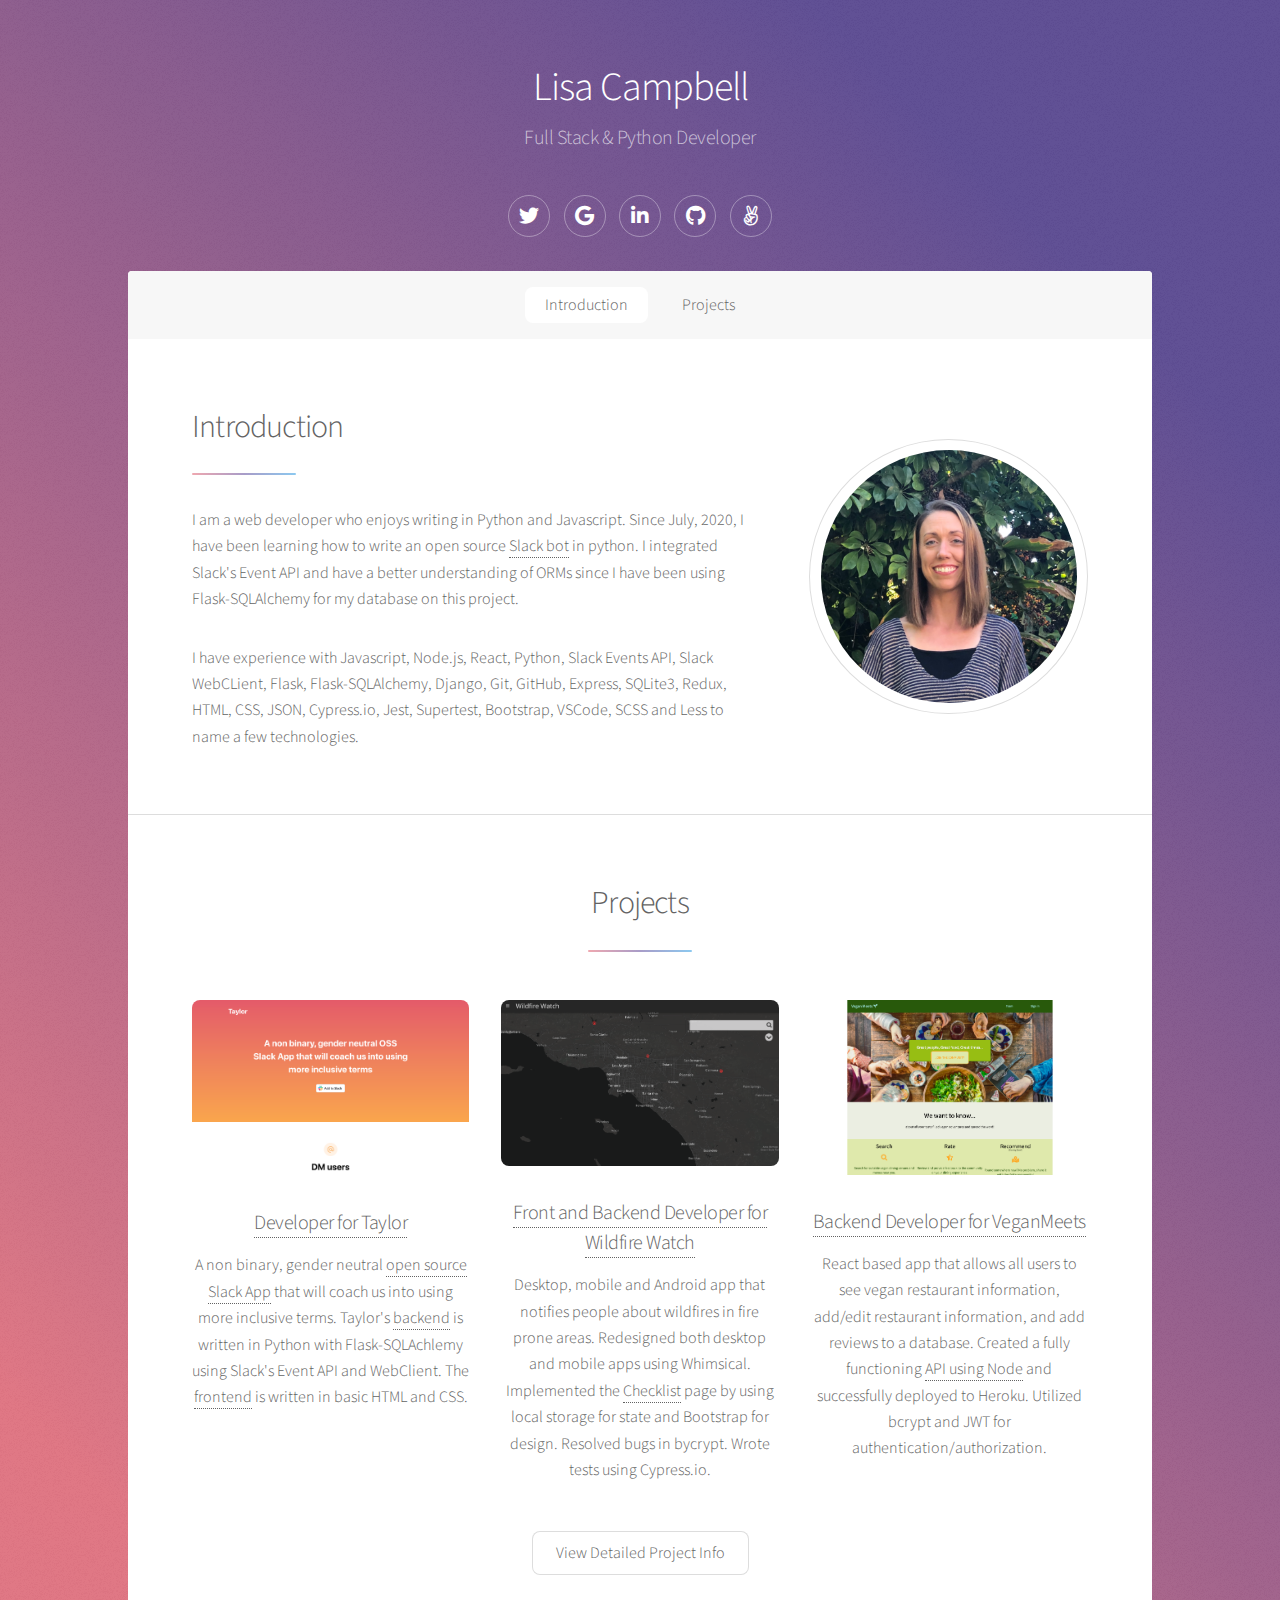
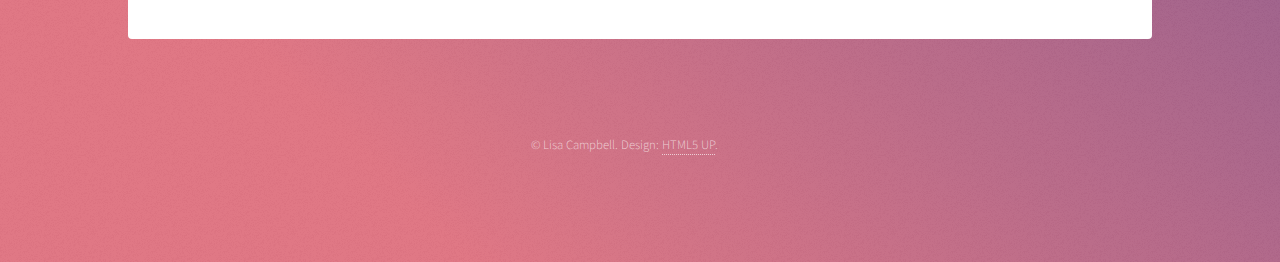
<file: index.html>
<!DOCTYPE HTML>

<html>
	<head>
		<!-- Global site tag (gtag.js) - Google Analytics -->
		<script async src="https://www.googletagmanager.com/gtag/js?id=UA-176048070-1"></script>
		<script>
			window.dataLayer = window.dataLayer || [];
			function gtag(){dataLayer.push(arguments);}
			gtag('js', new Date());

			gtag('config', 'UA-176048070-1');
		</script>

		<title>Lisa Campbell Full Stack & Python Developer</title>
		<meta charset="utf-8" />
		<meta name="viewport" content="width=device-width, initial-scale=1, user-scalable=no" />
		<link rel="stylesheet" href="assets/css/main.css" />
		<noscript><link rel="stylesheet" href="assets/css/noscript.css" /></noscript>
	</head>
	<body class="is-preload">

		<!-- Wrapper -->
			<div id="wrapper">

				<!-- Header -->
					<header id="header">
						<h1>Lisa Campbell</h1>
						<p>Full Stack & Python Developer<br />
						</p>
						<section id="icon">
							<ul class="icons">
								<li><a href="https://twitter.com/lcampbe79" class="icon brands fa-twitter alt"><span class="label">Twitter</span></a></li>
								<li><a href="mailto:lisa@lisacampbell.dev" class="icon brands fa-google alt"><span class="label">Email</span></a></li>
								<li><a href="https://www.linkedin.com/in/lcampbe/" class="icon brands fa-linkedin-in alt"><span class="label">LinkedIn</span></a></li>
								<li><a href="https://github.com/lcampbe79" class="icon brands fa-github alt"><span class="label">GitHub</span></a></li>
								<li><a href="https://angel.co/u/lisa-campbell-79" class="icon brands fa-angellist alt"><span class="label">Angel List</span></a></li>
								<!-- <li><a href="link to your resume" class="icon fa-file-pdf"></a>
 -->

							</ul>
						</section>
					</header>
					
				<!-- Nav -->
					<nav id="nav">
						<ul>
							<li><a href="#intro" class="active">Introduction</a></li>
							<!-- <li><a href="#first">Projects</a></li> -->
							<li><a href="#first">Projects</a></li>
							<!-- Need to make Second go to my resume -->
							<!-- <li><a href="#second">Resume</a></li> -->
							<!-- <li><a href="#cta">Get Started</a></li> -->
						</ul>
					</nav>

				<!-- Main -->
					<div id="main">

						<!-- Introduction -->
							<section id="intro" class="main">
								<div class="spotlight">
									<div class="content">
										<header class="major">
											<h2>Introduction</h2>
										</header>
										<p>I am a web developer who enjoys writing in Python and Javascript. Since July, 2020, I have been learning how to write an open source <a href="https://github.com/gettaylor">Slack bot</a> in python. I integrated Slack's Event API and have a better understanding of ORMs since I have been using Flask-SQLAlchemy for my database on this project.</p>
										<p>I have experience with Javascript, Node.js, React, Python, Slack Events API, Slack WebCLient, Flask, Flask-SQLAlchemy, Django, Git, GitHub, Express, SQLite3, Redux, HTML, CSS, JSON, Cypress.io, Jest, Supertest, Bootstrap, VSCode, SCSS and Less to name a few technologies.</p>
									</div>
									<span class="image">
										<img src="images/Lisa_profile.jpg" alt="" />
									</span>
								</div>
							</section>

						<!-- First Section -->
							<section id="first" class="main special">
								<header class="major">
									<h2>Projects</h2>
								</header>

							<!-- Projects -->
								<ul class="features">
			
									<!-- Taylor -->
									<li>
										<div class="col-4">
											<span class="image fit">
												<a href="https://gettaylor.app">
													<img src="images/taylor.jpg" alt="" />
												</a>
											</span>
										</div>

										<h3>
											<a href="https://gettaylor.app">Developer for Taylor</a>
										</h3>
										
										<p>A non binary, gender neutral <a href="https://github.com/gettaylor">open source Slack App</a> that will coach us into using more inclusive terms. Taylor's <a href="https://github.com/gettaylor/taylor">backend</a> is written in Python with Flask-SQLAchlemy using Slack's Event API and WebClient. The <a href="https://github.com/gettaylor/website">frontend</a> is written in basic HTML and CSS. </p>
										
									</li>

									<!-- Wildfire Watch -->
									<li>
										<div class="col-4">
											<span class="image fit">
												<a href="https://wildfirewatchapp.com/">
													<img src="images/wildfire-watch.jpg" alt="" />
												</a>
											</span>
										</div>
										
										<h3>
											<a href="https://wildfirewatchapp.com/">Front and Backend Developer for Wildfire Watch</a>
										</h3>

										<p>Desktop, mobile and Android app that notifies people about wildfires in fire prone areas. Redesigned both desktop and mobile apps using Whimsical. Implemented the <a href="https://github.com/Lambda-School-Labs/forest-fire-watch-fe/commits?author=lcampbe79">Checklist</a> page by using local storage for state and Bootstrap for design. Resolved bugs in bycrypt. Wrote tests using Cypress.io.</p>
									</li>

									<!-- Vegan Meets -->
									<li>
										<div class="col-4">
											<span class="image fit">
												<a href="https://web26-veganmeats.github.io/Marketing-Page/">
													<img src="images/veganmeets.jpg" alt="" />
												</a>
											</span>
										</div>
										
										<h3>
											<a href="https://web26-veganmeats.github.io/Marketing-Page/">Backend Developer for VeganMeets</a>
										</h3>

										<p>React based app that allows all users to see vegan restaurant information, add/edit restaurant information, and add reviews to a database. Created a fully functioning <a href="https://github.com/Web26-veganmeats/BE">API using Node</a> and successfully deployed to Heroku. Utilized bcrypt and JWT for authentication/authorization.</p>
									</li>

								</ul>

								<footer class="major">
									<ul class="actions special">
										<li><a href="projects.html" class="button">View Detailed Project Info</a></li>
									</ul>
								</footer>
							</section>
					</div>

				<!-- Footer -->
					<footer id="footer">
						<p class="copyright">&copy; Lisa Campbell. Design: <a href="https://html5up.net">HTML5 UP</a>.</p>
					</footer>

			</div>

		<!-- Scripts -->
			<script src="assets/js/jquery.min.js"></script>
			<script src="assets/js/jquery.scrollex.min.js"></script>
			<script src="assets/js/jquery.scrolly.min.js"></script>
			<script src="assets/js/browser.min.js"></script>
			<script src="assets/js/breakpoints.min.js"></script>
			<script src="assets/js/util.js"></script>
			<script src="assets/js/main.js"></script>

	</body>
</html>
</file>
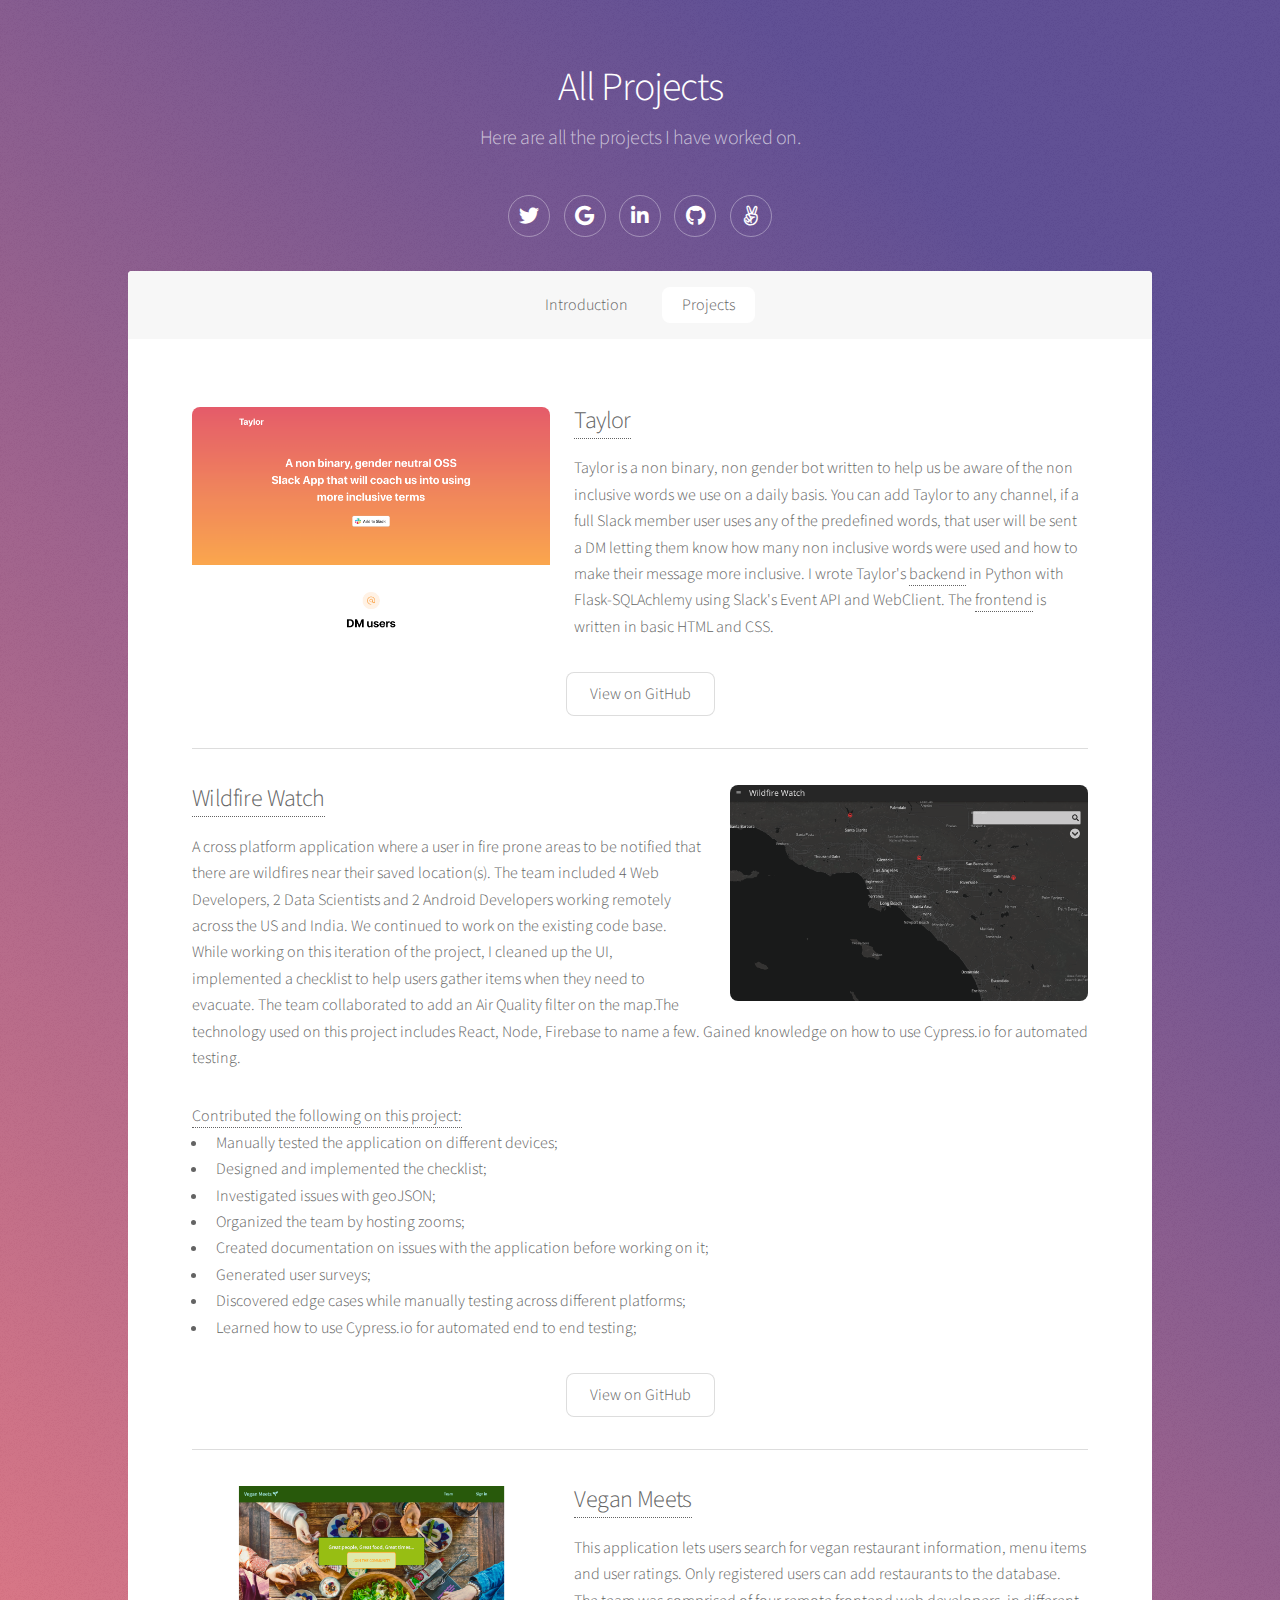
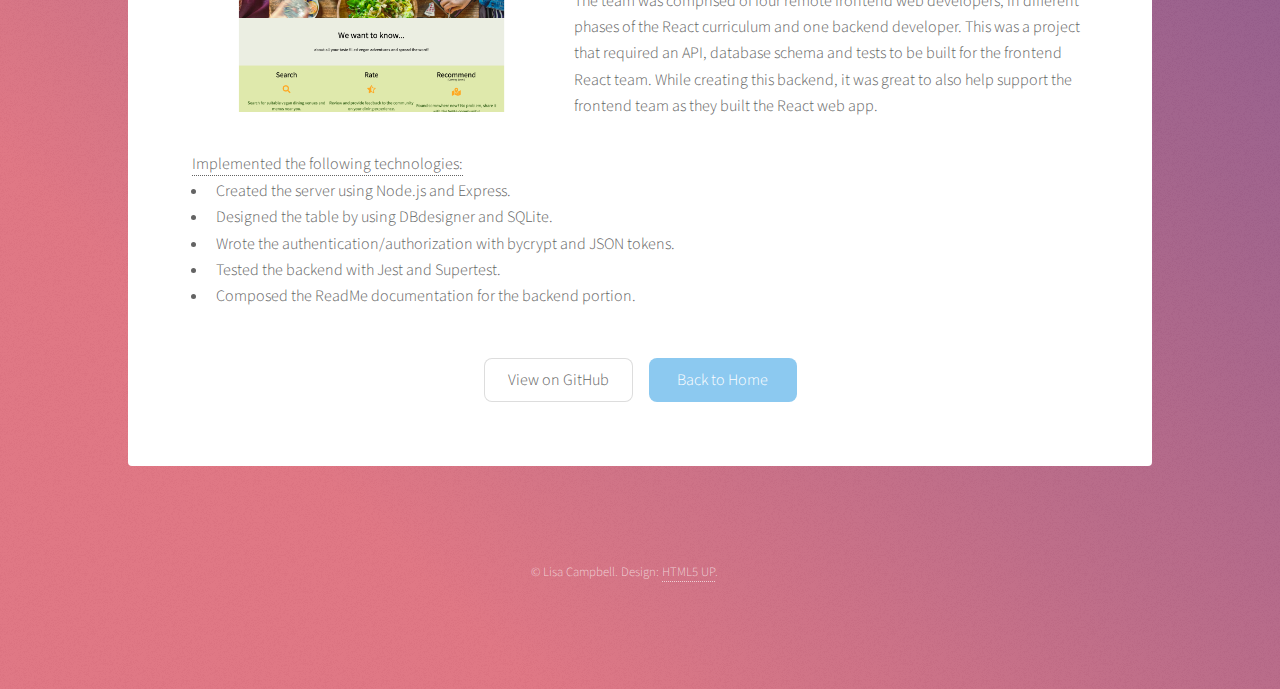
<file: projects.html>
<!DOCTYPE HTML>

<html>
	<head>
		<script async src="https://www.googletagmanager.com/gtag/js?id=UA-176048070-1"></script>
		<script>
			window.dataLayer = window.dataLayer || [];
			function gtag(){dataLayer.push(arguments);}
			gtag('js', new Date());

			gtag('config', 'UA-176048070-1');
		</script>
		<title>Projects</title>
		<meta charset="utf-8" />
		<meta name="viewport" content="width=device-width, initial-scale=1, user-scalable=no" />
		<link rel="stylesheet" href="assets/css/main.css" />
		<noscript><link rel="stylesheet" href="assets/css/noscript.css" /></noscript>
	</head>
	<body class="is-preload">

		<!-- Wrapper -->
			<div id="wrapper">

				<!-- Header -->
					<header id="header">
						<h1>All Projects</h1>
						<p>Here are all the projects I have worked on.</p>
						<ul class="icons">
							<li><a href="https://twitter.com/lcampbe79" class="icon brands fa-twitter alt"><span class="label">Twitter</span></a></li>
							<li><a href="mailto:lisa@lisacampbell.dev" class="icon brands fa-google alt"><span class="label">Email</span></a></li>
							<li><a href="https://www.linkedin.com/in/lcampbe/" class="icon brands fa-linkedin-in alt"><span class="label">LinkedIn</span></a></li>
							<li><a href="https://github.com/lcampbe79" class="icon brands fa-github alt"><span class="label">GitHub</span></a></li>
							<li><a href="https://angel.co/u/lisa-campbell-79" class="icon brands fa-angellist alt"><span class="label">Angel List</span></a></li>
						</ul>
					</header>

					<!-- Nav -->
					<nav id="nav">
						<ul>
							<li><a href="index.html" >Introduction</a></li>
							<li><a href="projects.html" class="active">Projects</a></li>
							<!-- Need to make Second go to my resume -->
							<!-- <li><a href="#second">Resume</a></li> -->
							<!-- <li><a href="#cta">Get Started</a></li> -->
						</ul>
					</nav>
				
				<!-- Main -->
					<div id="main">

						<!-- Content -->
							<section id="content" class="main">
								<!-- Taylor -->
								<span class="image left">
									<a href="https://gettaylor.app">
										<img src="images/taylor.jpg" alt="" />
									</a>
								</span>

								<h2>
									<a href="https://gettaylor.app">Taylor</a>
								</h2>
								
								<p>Taylor is a non binary, non gender bot written to help us be aware of the non inclusive words we use on a daily basis. You can add Taylor to any channel, if a full Slack member user uses any of the predefined words, that user will be sent a DM letting them know how many non inclusive words were used and how to make their message more inclusive. I wrote Taylor's <a href="https://github.com/gettaylor/taylor">backend</a> in Python with Flask-SQLAchlemy using Slack's Event API and WebClient. The <a href="https://github.com/gettaylor/website">frontend</a> is written in basic HTML and CSS.</p>
								
								<ul class="actions special">
									<a href="https://github.com/gettaylor/" class="button">View on GitHub</a>
								</ul>
								<hr />
								
								<!-- Wildfire Watch -->
								<span class="image right">
									<a href="https://wildfirewatchapp.com/">
										<img src="images/wildfire-watch.jpg" alt="" />
									</a>
								</span>

								<h2>
									<a href="https://wildfirewatchapp.com/">Wildfire Watch</a>
								</h2>

								<p>A cross platform application where a user in fire prone areas to be notified that there are wildfires near their saved location(s). The team included 4 Web Developers, 2 Data Scientists and 2 Android Developers working remotely across the US and India. We continued to work on the existing code base. While working on this iteration of the project, I cleaned up the UI, implemented a checklist to help users gather items when they need to evacuate. The team collaborated to add an Air Quality filter on the map.The technology used on this project includes React, Node, Firebase to name a few. Gained knowledge on how to use Cypress.io for automated testing.</p>
								
								<a href="https://github.com/Lambda-School-Labs/forest-fire-watch-fe/commits?author=lcampbe79">Contributed the following on this project:</a>
								<ul>
									<li>Manually tested the application on different devices;</li> 
									<li>Designed and implemented the checklist;</li>
									<li>Investigated issues with geoJSON;</li>
									<li>Organized the team by hosting zooms;</li> 
									<li>Created documentation on issues with the application before working on it;</li>
									<li>Generated user surveys;</li>
									<li>Discovered edge cases while manually testing across different platforms;</li> 
									<li>Learned how to use Cypress.io for automated end to end testing;</li>
								</ul>
						
								<ul class="actions special">
									<a href="https://github.com/Lambda-School-Labs/forest-fire-watch-fe/commits?author=lcampbe79" class="button">View on GitHub</a>
								</ul>
								<hr />
								 
								<!-- Vegan Meets -->
								<span class="image left">
									<a href="https://github.com/Web26-veganmeats/BE">
										<img src="images/veganmeets.jpg" alt="" />
									</a>
								</span>
								
								<h2>
									<a href="https://github.com/Web26-veganmeats/BE">Vegan Meets</a>
								</h2>

								<p>This application lets users search for vegan restaurant information, menu items and user ratings. Only registered users can add restaurants to the database. The team was comprised of four remote frontend web developers, in different phases of the React curriculum and one backend developer.  This was a project that required an API, database schema and tests to be built for the frontend React team. While creating this backend, it was great to also help support the frontend team as they built the React web app.</p>

								<a href="https://github.com/Web26-veganmeats/BE">Implemented the following technologies:</a>
									<ul>
										<li>Created the server using Node.js and Express.</li>
										<li>Designed the table by using DBdesigner and SQLite.</li>
										<li>Wrote the authentication/authorization with bycrypt and JSON tokens.</li>
										<li>Tested the backend with Jest and Supertest.</li>
										<li>Composed the ReadMe documentation for the backend portion.</li>
									</ul>

								<footer class="major">
									<ul class="actions special">
										<li><a href="https://github.com/Web26-veganmeats/BE" class="button">View on GitHub</a></li>
										<li><a href="index.html" class="button primary">Back to Home</a></li>
									</ul>
								</footer>
							</section>
					</div>

				<!-- Footer -->

				<footer id="footer">
					<p class="copyright">&copy; Lisa Campbell. Design: <a href="https://html5up.net">HTML5 UP</a>.</p>
				</footer>

			</div>

		<!-- Scripts -->
			<script src="assets/js/jquery.min.js"></script>
			<script src="assets/js/jquery.scrollex.min.js"></script>
			<script src="assets/js/jquery.scrolly.min.js"></script>
			<script src="assets/js/browser.min.js"></script>
			<script src="assets/js/breakpoints.min.js"></script>
			<script src="assets/js/util.js"></script>
			<script src="assets/js/main.js"></script>

	</body>
</html>
</file>
<file: assets/css/noscript.css>
/*
	Stellar by HTML5 UP
	html5up.net | @ajlkn
	Free for personal and commercial use under the CCA 3.0 license (html5up.net/license)
*/
/* Header */
body.is-preload #header.alt > * {
  opacity: 1;
}

body.is-preload #header.alt .logo {
  -webkit-transform: none;
  transform: none;
}

/*# sourceMappingURL=noscript.css.map */

/*# sourceMappingURL=noscript.css.map */
</file>
<file: assets/css/main.css>
@charset "UTF-8";
@import 'fontawesome-all.min.css';
@import 'https://fonts.googleapis.com/css?family=Source+Sans+Pro:300,400';
/*
	Stellar by HTML5 UP
	html5up.net | @ajlkn
	Free for personal and commercial use under the CCA 3.0 license (html5up.net/license)
*/
html, body, div, span, applet, object,
iframe, h1, h2, h3, h4, h5, h6, p, blockquote,
pre, a, abbr, acronym, address, big, cite,
code, del, dfn, em, img, ins, kbd, q, s, samp,
small, strike, strong, sub, sup, tt, var, b,
u, i, center, dl, dt, dd, ol, ul, li, fieldset,
form, label, legend, table, caption, tbody,
tfoot, thead, tr, th, td, article, aside,
canvas, details, embed, figure, figcaption,
footer, header, hgroup, menu, nav, output, ruby,
section, summary, time, mark, audio, video {
  margin: 0;
  padding: 0;
  border: 0;
  font-size: 100%;
  font: inherit;
  vertical-align: baseline;
}

article, aside, details, figcaption, figure,
footer, header, hgroup, menu, nav, section {
  display: block;
}

body {
  line-height: 1;
}

ol, ul {
  list-style: none;
}

blockquote, q {
  quotes: none;
}
blockquote:before, blockquote:after, q:before, q:after {
  content: "";
  content: none;
}

table {
  border-collapse: collapse;
  border-spacing: 0;
}

body {
  -webkit-text-size-adjust: none;
}

mark {
  background-color: transparent;
  color: inherit;
}

input::-moz-focus-inner {
  border: 0;
  padding: 0;
}

input, select, textarea {
  -moz-appearance: none;
  -webkit-appearance: none;
  -ms-appearance: none;
  appearance: none;
}

/* Basic */
@-ms-viewport {
  width: device-width;
}
body {
  -ms-overflow-style: scrollbar;
}

@media screen and (max-width: 480px) {
  html, body {
    min-width: 320px;
  }
}
html {
  box-sizing: border-box;
}

*, *:before, *:after {
  box-sizing: inherit;
}

body {
  background-color: #935d8c;
  background-image: url("images/overlay.png"), -moz-linear-gradient(45deg, #e37682 15%, #5f4d93 85%);
  background-image: url("images/overlay.png"), -webkit-linear-gradient(45deg, #e37682 15%, #5f4d93 85%);
  background-image: url("images/overlay.png"), -ms-linear-gradient(45deg, #e37682 15%, #5f4d93 85%);
  background-image: url("images/overlay.png"), linear-gradient(45deg, #e37682 15%, #5f4d93 85%);
}
body.is-preload *, body.is-preload *:before, body.is-preload *:after {
  -moz-animation: none !important;
  -webkit-animation: none !important;
  -ms-animation: none !important;
  animation: none !important;
  -moz-transition: none !important;
  -webkit-transition: none !important;
  -ms-transition: none !important;
  transition: none !important;
}

/* Type */
body {
  background-color: #935d8c;
  color: rgba(255, 255, 255, 0.65);
}

body, input, select, textarea {
  font-family: "Source Sans Pro", Helvetica, sans-serif;
  font-size: 17pt;
  font-weight: 300;
  line-height: 1.65;
}
@media screen and (max-width: 1680px) {
  body, input, select, textarea {
    font-size: 14pt;
  }
}
@media screen and (max-width: 1280px) {
  body, input, select, textarea {
    font-size: 12pt;
  }
}
@media screen and (max-width: 360px) {
  body, input, select, textarea {
    font-size: 11pt;
  }
}

a {
  -moz-transition: color 0.2s ease, border-bottom 0.2s ease;
  -webkit-transition: color 0.2s ease, border-bottom 0.2s ease;
  -ms-transition: color 0.2s ease, border-bottom 0.2s ease;
  transition: color 0.2s ease, border-bottom 0.2s ease;
  text-decoration: none;
  border-bottom: dotted 1px;
  color: inherit;
}
a:hover {
  border-bottom-color: transparent;
}

strong, b {
  font-weight: 400;
}

em, i {
  font-style: italic;
}

p {
  margin: 0 0 2em 0;
}
p.content {
  -moz-columns: 20em 2;
  -webkit-columns: 20em 2;
  -ms-columns: 20em 2;
  columns: 20em 2;
  -moz-column-gap: 2em;
  -webkit-column-gap: 2em;
  -ms-column-gap: 2em;
  column-gap: 2em;
  text-align: justify;
}

h1, h2, h3, h4, h5, h6 {
  font-weight: 300;
  line-height: 1.5;
  margin: 0 0 0.7em 0;
  letter-spacing: -0.025em;
}
h1 a, h2 a, h3 a, h4 a, h5 a, h6 a {
  color: inherit;
  text-decoration: none;
}

h1 {
  font-size: 2.5em;
  line-height: 1.2;
}

h2 {
  font-size: 1.5em;
}

h3 {
  font-size: 1.25em;
}

h4 {
  font-size: 1.1em;
}

h5 {
  font-size: 0.9em;
}

h6 {
  font-size: 0.7em;
}

@media screen and (max-width: 736px) {
  h1 {
    font-size: 2em;
  }
}
sub {
  font-size: 0.8em;
  position: relative;
  top: 0.5em;
}

sup {
  font-size: 0.8em;
  position: relative;
  top: -0.5em;
}

blockquote {
  border-left: solid 4px;
  font-style: italic;
  margin: 0 0 2em 0;
  padding: 0.5em 0 0.5em 2em;
}

code {
  border-radius: 8px;
  border: solid 1px;
  font-family: "Courier New", monospace;
  font-size: 0.9em;
  margin: 0 0.25em;
  padding: 0.25em 0.65em;
}

pre {
  -webkit-overflow-scrolling: touch;
  font-family: "Courier New", monospace;
  font-size: 0.9em;
  margin: 0 0 2em 0;
}
pre code {
  display: block;
  line-height: 1.75;
  padding: 1em 1.5em;
  overflow-x: auto;
}

hr {
  border: 0;
  border-bottom: solid 1px;
  margin: 2em 0;
}
hr.major {
  margin: 3em 0;
}

.align-left {
  text-align: left;
}

.align-center {
  text-align: center;
}

.align-right {
  text-align: right;
}

input, select, textarea {
  color: #ffffff;
}

a:hover {
  color: #ffffff;
}

strong, b {
  color: #ffffff;
}

h1, h2, h3, h4, h5, h6 {
  color: #ffffff;
}

blockquote {
  border-left-color: rgba(255, 255, 255, 0.35);
}

code {
  background: rgba(255, 255, 255, 0.075);
  border-color: rgba(255, 255, 255, 0.35);
}

hr {
  border-bottom-color: rgba(255, 255, 255, 0.35);
}

/* Row */
.row {
  display: flex;
  flex-wrap: wrap;
  box-sizing: border-box;
  align-items: stretch;
}
.row > * {
  box-sizing: border-box;
}
.row.gtr-uniform > * > :last-child {
  margin-bottom: 0;
}
.row.aln-left {
  justify-content: flex-start;
}
.row.aln-center {
  justify-content: center;
}
.row.aln-right {
  justify-content: flex-end;
}
.row.aln-top {
  align-items: flex-start;
}
.row.aln-middle {
  align-items: center;
}
.row.aln-bottom {
  align-items: flex-end;
}
.row > .imp {
  order: -1;
}
.row > .col-1 {
  width: 8.3333333333%;
}
.row > .off-1 {
  margin-left: 8.3333333333%;
}
.row > .col-2 {
  width: 16.6666666667%;
}
.row > .off-2 {
  margin-left: 16.6666666667%;
}
.row > .col-3 {
  width: 25%;
}
.row > .off-3 {
  margin-left: 25%;
}
.row > .col-4 {
  width: 33.3333333333%;
}
.row > .off-4 {
  margin-left: 33.3333333333%;
}
.row > .col-5 {
  width: 41.6666666667%;
}
.row > .off-5 {
  margin-left: 41.6666666667%;
}
.row > .col-6 {
  width: 50%;
}
.row > .off-6 {
  margin-left: 50%;
}
.row > .col-7 {
  width: 58.3333333333%;
}
.row > .off-7 {
  margin-left: 58.3333333333%;
}
.row > .col-8 {
  width: 66.6666666667%;
}
.row > .off-8 {
  margin-left: 66.6666666667%;
}
.row > .col-9 {
  width: 75%;
}
.row > .off-9 {
  margin-left: 75%;
}
.row > .col-10 {
  width: 83.3333333333%;
}
.row > .off-10 {
  margin-left: 83.3333333333%;
}
.row > .col-11 {
  width: 91.6666666667%;
}
.row > .off-11 {
  margin-left: 91.6666666667%;
}
.row > .col-12 {
  width: 100%;
}
.row > .off-12 {
  margin-left: 100%;
}
.row.gtr-0 {
  margin-top: 0;
  margin-left: 0em;
}
.row.gtr-0 > * {
  padding: 0 0 0 0em;
}
.row.gtr-0.gtr-uniform {
  margin-top: 0em;
}
.row.gtr-0.gtr-uniform > * {
  padding-top: 0em;
}
.row.gtr-25 {
  margin-top: 0;
  margin-left: -0.375em;
}
.row.gtr-25 > * {
  padding: 0 0 0 0.375em;
}
.row.gtr-25.gtr-uniform {
  margin-top: -0.375em;
}
.row.gtr-25.gtr-uniform > * {
  padding-top: 0.375em;
}
.row.gtr-50 {
  margin-top: 0;
  margin-left: -0.75em;
}
.row.gtr-50 > * {
  padding: 0 0 0 0.75em;
}
.row.gtr-50.gtr-uniform {
  margin-top: -0.75em;
}
.row.gtr-50.gtr-uniform > * {
  padding-top: 0.75em;
}
.row {
  margin-top: 0;
  margin-left: -1.5em;
}
.row > * {
  padding: 0 0 0 1.5em;
}
.row.gtr-uniform {
  margin-top: -1.5em;
}
.row.gtr-uniform > * {
  padding-top: 1.5em;
}
.row.gtr-150 {
  margin-top: 0;
  margin-left: -2.25em;
}
.row.gtr-150 > * {
  padding: 0 0 0 2.25em;
}
.row.gtr-150.gtr-uniform {
  margin-top: -2.25em;
}
.row.gtr-150.gtr-uniform > * {
  padding-top: 2.25em;
}
.row.gtr-200 {
  margin-top: 0;
  margin-left: -3em;
}
.row.gtr-200 > * {
  padding: 0 0 0 3em;
}
.row.gtr-200.gtr-uniform {
  margin-top: -3em;
}
.row.gtr-200.gtr-uniform > * {
  padding-top: 3em;
}
@media screen and (max-width: 1680px) {
  .row {
    display: flex;
    flex-wrap: wrap;
    box-sizing: border-box;
    align-items: stretch;
  }
  .row > * {
    box-sizing: border-box;
  }
  .row.gtr-uniform > * > :last-child {
    margin-bottom: 0;
  }
  .row.aln-left {
    justify-content: flex-start;
  }
  .row.aln-center {
    justify-content: center;
  }
  .row.aln-right {
    justify-content: flex-end;
  }
  .row.aln-top {
    align-items: flex-start;
  }
  .row.aln-middle {
    align-items: center;
  }
  .row.aln-bottom {
    align-items: flex-end;
  }
  .row > .imp-xlarge {
    order: -1;
  }
  .row > .col-1-xlarge {
    width: 8.3333333333%;
  }
  .row > .off-1-xlarge {
    margin-left: 8.3333333333%;
  }
  .row > .col-2-xlarge {
    width: 16.6666666667%;
  }
  .row > .off-2-xlarge {
    margin-left: 16.6666666667%;
  }
  .row > .col-3-xlarge {
    width: 25%;
  }
  .row > .off-3-xlarge {
    margin-left: 25%;
  }
  .row > .col-4-xlarge {
    width: 33.3333333333%;
  }
  .row > .off-4-xlarge {
    margin-left: 33.3333333333%;
  }
  .row > .col-5-xlarge {
    width: 41.6666666667%;
  }
  .row > .off-5-xlarge {
    margin-left: 41.6666666667%;
  }
  .row > .col-6-xlarge {
    width: 50%;
  }
  .row > .off-6-xlarge {
    margin-left: 50%;
  }
  .row > .col-7-xlarge {
    width: 58.3333333333%;
  }
  .row > .off-7-xlarge {
    margin-left: 58.3333333333%;
  }
  .row > .col-8-xlarge {
    width: 66.6666666667%;
  }
  .row > .off-8-xlarge {
    margin-left: 66.6666666667%;
  }
  .row > .col-9-xlarge {
    width: 75%;
  }
  .row > .off-9-xlarge {
    margin-left: 75%;
  }
  .row > .col-10-xlarge {
    width: 83.3333333333%;
  }
  .row > .off-10-xlarge {
    margin-left: 83.3333333333%;
  }
  .row > .col-11-xlarge {
    width: 91.6666666667%;
  }
  .row > .off-11-xlarge {
    margin-left: 91.6666666667%;
  }
  .row > .col-12-xlarge {
    width: 100%;
  }
  .row > .off-12-xlarge {
    margin-left: 100%;
  }
  .row.gtr-0 {
    margin-top: 0;
    margin-left: 0em;
  }
  .row.gtr-0 > * {
    padding: 0 0 0 0em;
  }
  .row.gtr-0.gtr-uniform {
    margin-top: 0em;
  }
  .row.gtr-0.gtr-uniform > * {
    padding-top: 0em;
  }
  .row.gtr-25 {
    margin-top: 0;
    margin-left: -0.375em;
  }
  .row.gtr-25 > * {
    padding: 0 0 0 0.375em;
  }
  .row.gtr-25.gtr-uniform {
    margin-top: -0.375em;
  }
  .row.gtr-25.gtr-uniform > * {
    padding-top: 0.375em;
  }
  .row.gtr-50 {
    margin-top: 0;
    margin-left: -0.75em;
  }
  .row.gtr-50 > * {
    padding: 0 0 0 0.75em;
  }
  .row.gtr-50.gtr-uniform {
    margin-top: -0.75em;
  }
  .row.gtr-50.gtr-uniform > * {
    padding-top: 0.75em;
  }
  .row {
    margin-top: 0;
    margin-left: -1.5em;
  }
  .row > * {
    padding: 0 0 0 1.5em;
  }
  .row.gtr-uniform {
    margin-top: -1.5em;
  }
  .row.gtr-uniform > * {
    padding-top: 1.5em;
  }
  .row.gtr-150 {
    margin-top: 0;
    margin-left: -2.25em;
  }
  .row.gtr-150 > * {
    padding: 0 0 0 2.25em;
  }
  .row.gtr-150.gtr-uniform {
    margin-top: -2.25em;
  }
  .row.gtr-150.gtr-uniform > * {
    padding-top: 2.25em;
  }
  .row.gtr-200 {
    margin-top: 0;
    margin-left: -3em;
  }
  .row.gtr-200 > * {
    padding: 0 0 0 3em;
  }
  .row.gtr-200.gtr-uniform {
    margin-top: -3em;
  }
  .row.gtr-200.gtr-uniform > * {
    padding-top: 3em;
  }
}
@media screen and (max-width: 1280px) {
  .row {
    display: flex;
    flex-wrap: wrap;
    box-sizing: border-box;
    align-items: stretch;
  }
  .row > * {
    box-sizing: border-box;
  }
  .row.gtr-uniform > * > :last-child {
    margin-bottom: 0;
  }
  .row.aln-left {
    justify-content: flex-start;
  }
  .row.aln-center {
    justify-content: center;
  }
  .row.aln-right {
    justify-content: flex-end;
  }
  .row.aln-top {
    align-items: flex-start;
  }
  .row.aln-middle {
    align-items: center;
  }
  .row.aln-bottom {
    align-items: flex-end;
  }
  .row > .imp-large {
    order: -1;
  }
  .row > .col-1-large {
    width: 8.3333333333%;
  }
  .row > .off-1-large {
    margin-left: 8.3333333333%;
  }
  .row > .col-2-large {
    width: 16.6666666667%;
  }
  .row > .off-2-large {
    margin-left: 16.6666666667%;
  }
  .row > .col-3-large {
    width: 25%;
  }
  .row > .off-3-large {
    margin-left: 25%;
  }
  .row > .col-4-large {
    width: 33.3333333333%;
  }
  .row > .off-4-large {
    margin-left: 33.3333333333%;
  }
  .row > .col-5-large {
    width: 41.6666666667%;
  }
  .row > .off-5-large {
    margin-left: 41.6666666667%;
  }
  .row > .col-6-large {
    width: 50%;
  }
  .row > .off-6-large {
    margin-left: 50%;
  }
  .row > .col-7-large {
    width: 58.3333333333%;
  }
  .row > .off-7-large {
    margin-left: 58.3333333333%;
  }
  .row > .col-8-large {
    width: 66.6666666667%;
  }
  .row > .off-8-large {
    margin-left: 66.6666666667%;
  }
  .row > .col-9-large {
    width: 75%;
  }
  .row > .off-9-large {
    margin-left: 75%;
  }
  .row > .col-10-large {
    width: 83.3333333333%;
  }
  .row > .off-10-large {
    margin-left: 83.3333333333%;
  }
  .row > .col-11-large {
    width: 91.6666666667%;
  }
  .row > .off-11-large {
    margin-left: 91.6666666667%;
  }
  .row > .col-12-large {
    width: 100%;
  }
  .row > .off-12-large {
    margin-left: 100%;
  }
  .row.gtr-0 {
    margin-top: 0;
    margin-left: 0em;
  }
  .row.gtr-0 > * {
    padding: 0 0 0 0em;
  }
  .row.gtr-0.gtr-uniform {
    margin-top: 0em;
  }
  .row.gtr-0.gtr-uniform > * {
    padding-top: 0em;
  }
  .row.gtr-25 {
    margin-top: 0;
    margin-left: -0.375em;
  }
  .row.gtr-25 > * {
    padding: 0 0 0 0.375em;
  }
  .row.gtr-25.gtr-uniform {
    margin-top: -0.375em;
  }
  .row.gtr-25.gtr-uniform > * {
    padding-top: 0.375em;
  }
  .row.gtr-50 {
    margin-top: 0;
    margin-left: -0.75em;
  }
  .row.gtr-50 > * {
    padding: 0 0 0 0.75em;
  }
  .row.gtr-50.gtr-uniform {
    margin-top: -0.75em;
  }
  .row.gtr-50.gtr-uniform > * {
    padding-top: 0.75em;
  }
  .row {
    margin-top: 0;
    margin-left: -1.5em;
  }
  .row > * {
    padding: 0 0 0 1.5em;
  }
  .row.gtr-uniform {
    margin-top: -1.5em;
  }
  .row.gtr-uniform > * {
    padding-top: 1.5em;
  }
  .row.gtr-150 {
    margin-top: 0;
    margin-left: -2.25em;
  }
  .row.gtr-150 > * {
    padding: 0 0 0 2.25em;
  }
  .row.gtr-150.gtr-uniform {
    margin-top: -2.25em;
  }
  .row.gtr-150.gtr-uniform > * {
    padding-top: 2.25em;
  }
  .row.gtr-200 {
    margin-top: 0;
    margin-left: -3em;
  }
  .row.gtr-200 > * {
    padding: 0 0 0 3em;
  }
  .row.gtr-200.gtr-uniform {
    margin-top: -3em;
  }
  .row.gtr-200.gtr-uniform > * {
    padding-top: 3em;
  }
}
@media screen and (max-width: 980px) {
  .row {
    display: flex;
    flex-wrap: wrap;
    box-sizing: border-box;
    align-items: stretch;
  }
  .row > * {
    box-sizing: border-box;
  }
  .row.gtr-uniform > * > :last-child {
    margin-bottom: 0;
  }
  .row.aln-left {
    justify-content: flex-start;
  }
  .row.aln-center {
    justify-content: center;
  }
  .row.aln-right {
    justify-content: flex-end;
  }
  .row.aln-top {
    align-items: flex-start;
  }
  .row.aln-middle {
    align-items: center;
  }
  .row.aln-bottom {
    align-items: flex-end;
  }
  .row > .imp-medium {
    order: -1;
  }
  .row > .col-1-medium {
    width: 8.3333333333%;
  }
  .row > .off-1-medium {
    margin-left: 8.3333333333%;
  }
  .row > .col-2-medium {
    width: 16.6666666667%;
  }
  .row > .off-2-medium {
    margin-left: 16.6666666667%;
  }
  .row > .col-3-medium {
    width: 25%;
  }
  .row > .off-3-medium {
    margin-left: 25%;
  }
  .row > .col-4-medium {
    width: 33.3333333333%;
  }
  .row > .off-4-medium {
    margin-left: 33.3333333333%;
  }
  .row > .col-5-medium {
    width: 41.6666666667%;
  }
  .row > .off-5-medium {
    margin-left: 41.6666666667%;
  }
  .row > .col-6-medium {
    width: 50%;
  }
  .row > .off-6-medium {
    margin-left: 50%;
  }
  .row > .col-7-medium {
    width: 58.3333333333%;
  }
  .row > .off-7-medium {
    margin-left: 58.3333333333%;
  }
  .row > .col-8-medium {
    width: 66.6666666667%;
  }
  .row > .off-8-medium {
    margin-left: 66.6666666667%;
  }
  .row > .col-9-medium {
    width: 75%;
  }
  .row > .off-9-medium {
    margin-left: 75%;
  }
  .row > .col-10-medium {
    width: 83.3333333333%;
  }
  .row > .off-10-medium {
    margin-left: 83.3333333333%;
  }
  .row > .col-11-medium {
    width: 91.6666666667%;
  }
  .row > .off-11-medium {
    margin-left: 91.6666666667%;
  }
  .row > .col-12-medium {
    width: 100%;
  }
  .row > .off-12-medium {
    margin-left: 100%;
  }
  .row.gtr-0 {
    margin-top: 0;
    margin-left: 0em;
  }
  .row.gtr-0 > * {
    padding: 0 0 0 0em;
  }
  .row.gtr-0.gtr-uniform {
    margin-top: 0em;
  }
  .row.gtr-0.gtr-uniform > * {
    padding-top: 0em;
  }
  .row.gtr-25 {
    margin-top: 0;
    margin-left: -0.375em;
  }
  .row.gtr-25 > * {
    padding: 0 0 0 0.375em;
  }
  .row.gtr-25.gtr-uniform {
    margin-top: -0.375em;
  }
  .row.gtr-25.gtr-uniform > * {
    padding-top: 0.375em;
  }
  .row.gtr-50 {
    margin-top: 0;
    margin-left: -0.75em;
  }
  .row.gtr-50 > * {
    padding: 0 0 0 0.75em;
  }
  .row.gtr-50.gtr-uniform {
    margin-top: -0.75em;
  }
  .row.gtr-50.gtr-uniform > * {
    padding-top: 0.75em;
  }
  .row {
    margin-top: 0;
    margin-left: -1.5em;
  }
  .row > * {
    padding: 0 0 0 1.5em;
  }
  .row.gtr-uniform {
    margin-top: -1.5em;
  }
  .row.gtr-uniform > * {
    padding-top: 1.5em;
  }
  .row.gtr-150 {
    margin-top: 0;
    margin-left: -2.25em;
  }
  .row.gtr-150 > * {
    padding: 0 0 0 2.25em;
  }
  .row.gtr-150.gtr-uniform {
    margin-top: -2.25em;
  }
  .row.gtr-150.gtr-uniform > * {
    padding-top: 2.25em;
  }
  .row.gtr-200 {
    margin-top: 0;
    margin-left: -3em;
  }
  .row.gtr-200 > * {
    padding: 0 0 0 3em;
  }
  .row.gtr-200.gtr-uniform {
    margin-top: -3em;
  }
  .row.gtr-200.gtr-uniform > * {
    padding-top: 3em;
  }
}
@media screen and (max-width: 736px) {
  .row {
    display: flex;
    flex-wrap: wrap;
    box-sizing: border-box;
    align-items: stretch;
  }
  .row > * {
    box-sizing: border-box;
  }
  .row.gtr-uniform > * > :last-child {
    margin-bottom: 0;
  }
  .row.aln-left {
    justify-content: flex-start;
  }
  .row.aln-center {
    justify-content: center;
  }
  .row.aln-right {
    justify-content: flex-end;
  }
  .row.aln-top {
    align-items: flex-start;
  }
  .row.aln-middle {
    align-items: center;
  }
  .row.aln-bottom {
    align-items: flex-end;
  }
  .row > .imp-small {
    order: -1;
  }
  .row > .col-1-small {
    width: 8.3333333333%;
  }
  .row > .off-1-small {
    margin-left: 8.3333333333%;
  }
  .row > .col-2-small {
    width: 16.6666666667%;
  }
  .row > .off-2-small {
    margin-left: 16.6666666667%;
  }
  .row > .col-3-small {
    width: 25%;
  }
  .row > .off-3-small {
    margin-left: 25%;
  }
  .row > .col-4-small {
    width: 33.3333333333%;
  }
  .row > .off-4-small {
    margin-left: 33.3333333333%;
  }
  .row > .col-5-small {
    width: 41.6666666667%;
  }
  .row > .off-5-small {
    margin-left: 41.6666666667%;
  }
  .row > .col-6-small {
    width: 50%;
  }
  .row > .off-6-small {
    margin-left: 50%;
  }
  .row > .col-7-small {
    width: 58.3333333333%;
  }
  .row > .off-7-small {
    margin-left: 58.3333333333%;
  }
  .row > .col-8-small {
    width: 66.6666666667%;
  }
  .row > .off-8-small {
    margin-left: 66.6666666667%;
  }
  .row > .col-9-small {
    width: 75%;
  }
  .row > .off-9-small {
    margin-left: 75%;
  }
  .row > .col-10-small {
    width: 83.3333333333%;
  }
  .row > .off-10-small {
    margin-left: 83.3333333333%;
  }
  .row > .col-11-small {
    width: 91.6666666667%;
  }
  .row > .off-11-small {
    margin-left: 91.6666666667%;
  }
  .row > .col-12-small {
    width: 100%;
  }
  .row > .off-12-small {
    margin-left: 100%;
  }
  .row.gtr-0 {
    margin-top: 0;
    margin-left: 0em;
  }
  .row.gtr-0 > * {
    padding: 0 0 0 0em;
  }
  .row.gtr-0.gtr-uniform {
    margin-top: 0em;
  }
  .row.gtr-0.gtr-uniform > * {
    padding-top: 0em;
  }
  .row.gtr-25 {
    margin-top: 0;
    margin-left: -0.25em;
  }
  .row.gtr-25 > * {
    padding: 0 0 0 0.25em;
  }
  .row.gtr-25.gtr-uniform {
    margin-top: -0.25em;
  }
  .row.gtr-25.gtr-uniform > * {
    padding-top: 0.25em;
  }
  .row.gtr-50 {
    margin-top: 0;
    margin-left: -0.5em;
  }
  .row.gtr-50 > * {
    padding: 0 0 0 0.5em;
  }
  .row.gtr-50.gtr-uniform {
    margin-top: -0.5em;
  }
  .row.gtr-50.gtr-uniform > * {
    padding-top: 0.5em;
  }
  .row {
    margin-top: 0;
    margin-left: -1em;
  }
  .row > * {
    padding: 0 0 0 1em;
  }
  .row.gtr-uniform {
    margin-top: -1em;
  }
  .row.gtr-uniform > * {
    padding-top: 1em;
  }
  .row.gtr-150 {
    margin-top: 0;
    margin-left: -1.5em;
  }
  .row.gtr-150 > * {
    padding: 0 0 0 1.5em;
  }
  .row.gtr-150.gtr-uniform {
    margin-top: -1.5em;
  }
  .row.gtr-150.gtr-uniform > * {
    padding-top: 1.5em;
  }
  .row.gtr-200 {
    margin-top: 0;
    margin-left: -2em;
  }
  .row.gtr-200 > * {
    padding: 0 0 0 2em;
  }
  .row.gtr-200.gtr-uniform {
    margin-top: -2em;
  }
  .row.gtr-200.gtr-uniform > * {
    padding-top: 2em;
  }
}
@media screen and (max-width: 480px) {
  .row {
    display: flex;
    flex-wrap: wrap;
    box-sizing: border-box;
    align-items: stretch;
  }
  .row > * {
    box-sizing: border-box;
  }
  .row.gtr-uniform > * > :last-child {
    margin-bottom: 0;
  }
  .row.aln-left {
    justify-content: flex-start;
  }
  .row.aln-center {
    justify-content: center;
  }
  .row.aln-right {
    justify-content: flex-end;
  }
  .row.aln-top {
    align-items: flex-start;
  }
  .row.aln-middle {
    align-items: center;
  }
  .row.aln-bottom {
    align-items: flex-end;
  }
  .row > .imp-xsmall {
    order: -1;
  }
  .row > .col-1-xsmall {
    width: 8.3333333333%;
  }
  .row > .off-1-xsmall {
    margin-left: 8.3333333333%;
  }
  .row > .col-2-xsmall {
    width: 16.6666666667%;
  }
  .row > .off-2-xsmall {
    margin-left: 16.6666666667%;
  }
  .row > .col-3-xsmall {
    width: 25%;
  }
  .row > .off-3-xsmall {
    margin-left: 25%;
  }
  .row > .col-4-xsmall {
    width: 33.3333333333%;
  }
  .row > .off-4-xsmall {
    margin-left: 33.3333333333%;
  }
  .row > .col-5-xsmall {
    width: 41.6666666667%;
  }
  .row > .off-5-xsmall {
    margin-left: 41.6666666667%;
  }
  .row > .col-6-xsmall {
    width: 50%;
  }
  .row > .off-6-xsmall {
    margin-left: 50%;
  }
  .row > .col-7-xsmall {
    width: 58.3333333333%;
  }
  .row > .off-7-xsmall {
    margin-left: 58.3333333333%;
  }
  .row > .col-8-xsmall {
    width: 66.6666666667%;
  }
  .row > .off-8-xsmall {
    margin-left: 66.6666666667%;
  }
  .row > .col-9-xsmall {
    width: 75%;
  }
  .row > .off-9-xsmall {
    margin-left: 75%;
  }
  .row > .col-10-xsmall {
    width: 83.3333333333%;
  }
  .row > .off-10-xsmall {
    margin-left: 83.3333333333%;
  }
  .row > .col-11-xsmall {
    width: 91.6666666667%;
  }
  .row > .off-11-xsmall {
    margin-left: 91.6666666667%;
  }
  .row > .col-12-xsmall {
    width: 100%;
  }
  .row > .off-12-xsmall {
    margin-left: 100%;
  }
  .row.gtr-0 {
    margin-top: 0;
    margin-left: 0em;
  }
  .row.gtr-0 > * {
    padding: 0 0 0 0em;
  }
  .row.gtr-0.gtr-uniform {
    margin-top: 0em;
  }
  .row.gtr-0.gtr-uniform > * {
    padding-top: 0em;
  }
  .row.gtr-25 {
    margin-top: 0;
    margin-left: -0.3125em;
  }
  .row.gtr-25 > * {
    padding: 0 0 0 0.3125em;
  }
  .row.gtr-25.gtr-uniform {
    margin-top: -0.3125em;
  }
  .row.gtr-25.gtr-uniform > * {
    padding-top: 0.3125em;
  }
  .row.gtr-50 {
    margin-top: 0;
    margin-left: -0.625em;
  }
  .row.gtr-50 > * {
    padding: 0 0 0 0.625em;
  }
  .row.gtr-50.gtr-uniform {
    margin-top: -0.625em;
  }
  .row.gtr-50.gtr-uniform > * {
    padding-top: 0.625em;
  }
  .row {
    margin-top: 0;
    margin-left: -1.25em;
  }
  .row > * {
    padding: 0 0 0 1.25em;
  }
  .row.gtr-uniform {
    margin-top: -1.25em;
  }
  .row.gtr-uniform > * {
    padding-top: 1.25em;
  }
  .row.gtr-150 {
    margin-top: 0;
    margin-left: -1.875em;
  }
  .row.gtr-150 > * {
    padding: 0 0 0 1.875em;
  }
  .row.gtr-150.gtr-uniform {
    margin-top: -1.875em;
  }
  .row.gtr-150.gtr-uniform > * {
    padding-top: 1.875em;
  }
  .row.gtr-200 {
    margin-top: 0;
    margin-left: -2.5em;
  }
  .row.gtr-200 > * {
    padding: 0 0 0 2.5em;
  }
  .row.gtr-200.gtr-uniform {
    margin-top: -2.5em;
  }
  .row.gtr-200.gtr-uniform > * {
    padding-top: 2.5em;
  }
}

/* Box */
.box {
  border-radius: 8px;
  border: solid;
  margin-bottom: 2em;
  padding: 1.5em;
}
.box > :last-child,
.box > :last-child > :last-child,
.box > :last-child > :last-child > :last-child {
  margin-bottom: 0;
}
.box.alt {
  border: 0;
  border-radius: 0;
  padding: 0;
}

.box {
  border-color: rgba(255, 255, 255, 0.35);
}

/* Button */
input[type=submit],
input[type=reset],
input[type=button],
button,
.button {
  -moz-appearance: none;
  -webkit-appearance: none;
  -ms-appearance: none;
  appearance: none;
  -moz-transition: background-color 0.2s ease-in-out, color 0.2s ease-in-out;
  -webkit-transition: background-color 0.2s ease-in-out, color 0.2s ease-in-out;
  -ms-transition: background-color 0.2s ease-in-out, color 0.2s ease-in-out;
  transition: background-color 0.2s ease-in-out, color 0.2s ease-in-out;
  border-radius: 8px;
  border: 0;
  cursor: pointer;
  display: inline-block;
  font-weight: 300;
  height: 2.75em;
  line-height: 2.75em;
  min-width: 9.25em;
  padding: 0 1.5em;
  text-align: center;
  text-decoration: none;
  white-space: nowrap;
}
input[type=submit].icon,
input[type=reset].icon,
input[type=button].icon,
button.icon,
.button.icon {
  padding-left: 1.35em;
}
input[type=submit].icon:before,
input[type=reset].icon:before,
input[type=button].icon:before,
button.icon:before,
.button.icon:before {
  margin-right: 0.5em;
}
input[type=submit].fit,
input[type=reset].fit,
input[type=button].fit,
button.fit,
.button.fit {
  width: 100%;
}
input[type=submit].small,
input[type=reset].small,
input[type=button].small,
button.small,
.button.small {
  font-size: 0.8em;
}
input[type=submit].large,
input[type=reset].large,
input[type=button].large,
button.large,
.button.large {
  font-size: 1.35em;
}
input[type=submit].disabled, input[type=submit]:disabled,
input[type=reset].disabled,
input[type=reset]:disabled,
input[type=button].disabled,
input[type=button]:disabled,
button.disabled,
button:disabled,
.button.disabled,
.button:disabled {
  pointer-events: none;
  opacity: 0.25;
}
@media screen and (max-width: 736px) {
  input[type=submit],
input[type=reset],
input[type=button],
button,
.button {
    min-width: 0;
  }
}

input[type=submit],
input[type=reset],
input[type=button],
button,
.button {
  background-color: transparent;
  box-shadow: inset 0 0 0 1px rgba(255, 255, 255, 0.35);
  color: #ffffff !important;
}
input[type=submit]:hover,
input[type=reset]:hover,
input[type=button]:hover,
button:hover,
.button:hover {
  background-color: rgba(255, 255, 255, 0.075);
}
input[type=submit]:active,
input[type=reset]:active,
input[type=button]:active,
button:active,
.button:active {
  background-color: rgba(255, 255, 255, 0.2);
}
input[type=submit].icon:before,
input[type=reset].icon:before,
input[type=button].icon:before,
button.icon:before,
.button.icon:before {
  color: rgba(255, 255, 255, 0.5);
}
input[type=submit].primary,
input[type=reset].primary,
input[type=button].primary,
button.primary,
.button.primary {
  background-color: #8cc9f0;
  color: #ffffff !important;
  box-shadow: none;
}
input[type=submit].primary:hover,
input[type=reset].primary:hover,
input[type=button].primary:hover,
button.primary:hover,
.button.primary:hover {
  background-color: #9acff2;
}
input[type=submit].primary:active,
input[type=reset].primary:active,
input[type=button].primary:active,
button.primary:active,
.button.primary:active {
  background-color: #7ec3ee;
}
input[type=submit].primary.icon:before,
input[type=reset].primary.icon:before,
input[type=button].primary.icon:before,
button.primary.icon:before,
.button.primary.icon:before {
  color: #ffffff !important;
}

/* Form */
form {
  margin: 0 0 2em 0;
}

label {
  display: block;
  font-size: 0.9em;
  font-weight: 400;
  margin: 0 0 1em 0;
}

input[type=text],
input[type=password],
input[type=email],
select,
textarea {
  -moz-appearance: none;
  -webkit-appearance: none;
  -ms-appearance: none;
  appearance: none;
  border-radius: 8px;
  border: solid 1px;
  color: inherit;
  display: block;
  outline: 0;
  padding: 0 1em;
  text-decoration: none;
  width: 100%;
}
input[type=text]:invalid,
input[type=password]:invalid,
input[type=email]:invalid,
select:invalid,
textarea:invalid {
  box-shadow: none;
}

select {
  background-size: 1.25rem;
  background-repeat: no-repeat;
  background-position: calc(100% - 1rem) center;
  height: 2.75em;
  padding-right: 2.75em;
  text-overflow: ellipsis;
}
select:focus::-ms-value {
  background-color: transparent;
}
select::-ms-expand {
  display: none;
}

input[type=text],
input[type=password],
input[type=email],
select {
  height: 2.75em;
}

textarea {
  padding: 0.75em 1em;
}

input[type=checkbox],
input[type=radio] {
  -moz-appearance: none;
  -webkit-appearance: none;
  -ms-appearance: none;
  appearance: none;
  display: block;
  float: left;
  margin-right: -2em;
  opacity: 0;
  width: 1em;
  z-index: -1;
}
input[type=checkbox] + label,
input[type=radio] + label {
  text-decoration: none;
  cursor: pointer;
  display: inline-block;
  font-size: 1em;
  font-weight: 300;
  padding-left: 2.4em;
  padding-right: 0.75em;
  position: relative;
}
input[type=checkbox] + label:before,
input[type=radio] + label:before {
  -moz-osx-font-smoothing: grayscale;
  -webkit-font-smoothing: antialiased;
  display: inline-block;
  font-style: normal;
  font-variant: normal;
  text-rendering: auto;
  line-height: 1;
  text-transform: none !important;
  font-family: "Font Awesome 5 Free";
  font-weight: 900;
}
input[type=checkbox] + label:before,
input[type=radio] + label:before {
  border-radius: 8px;
  border: solid 1px;
  content: "";
  display: inline-block;
  font-size: 0.8em;
  height: 2.0625em;
  left: 0;
  line-height: 2.0625em;
  position: absolute;
  text-align: center;
  top: 0;
  width: 2.0625em;
}
input[type=checkbox]:checked + label:before,
input[type=radio]:checked + label:before {
  content: "";
}

input[type=checkbox] + label:before {
  border-radius: 8px;
}

input[type=radio] + label:before {
  border-radius: 100%;
}

::-webkit-input-placeholder {
  opacity: 1;
}

:-moz-placeholder {
  opacity: 1;
}

::-moz-placeholder {
  opacity: 1;
}

:-ms-input-placeholder {
  opacity: 1;
}

label {
  color: #ffffff;
}

input[type=text],
input[type=password],
input[type=email],
select,
textarea {
  background-color: rgba(255, 255, 255, 0.075);
  border-color: rgba(255, 255, 255, 0.35);
}
input[type=text]:focus,
input[type=password]:focus,
input[type=email]:focus,
select:focus,
textarea:focus {
  border-color: #8cc9f0;
  box-shadow: 0 0 0 1px #8cc9f0;
}

select {
  background-image: url("data:image/svg+xml;charset=utf8,%3Csvg xmlns='http://www.w3.org/2000/svg' width='40' height='40' preserveAspectRatio='none' viewBox='0 0 40 40'%3E%3Cpath d='M9.4,12.3l10.4,10.4l10.4-10.4c0.2-0.2,0.5-0.4,0.9-0.4c0.3,0,0.6,0.1,0.9,0.4l3.3,3.3c0.2,0.2,0.4,0.5,0.4,0.9 c0,0.4-0.1,0.6-0.4,0.9L20.7,31.9c-0.2,0.2-0.5,0.4-0.9,0.4c-0.3,0-0.6-0.1-0.9-0.4L4.3,17.3c-0.2-0.2-0.4-0.5-0.4-0.9 c0-0.4,0.1-0.6,0.4-0.9l3.3-3.3c0.2-0.2,0.5-0.4,0.9-0.4S9.1,12.1,9.4,12.3z' fill='rgba(255, 255, 255, 0.35)' /%3E%3C/svg%3E");
}
select option {
  color: #ffffff;
  background: #935d8c;
}

input[type=checkbox] + label,
input[type=radio] + label {
  color: rgba(255, 255, 255, 0.65);
}
input[type=checkbox] + label:before,
input[type=radio] + label:before {
  background: rgba(255, 255, 255, 0.075);
  border-color: rgba(255, 255, 255, 0.35);
}
input[type=checkbox]:checked + label:before,
input[type=radio]:checked + label:before {
  background-color: #ffffff;
  border-color: #ffffff;
  color: #935d8c;
}
input[type=checkbox]:focus + label:before,
input[type=radio]:focus + label:before {
  border-color: #8cc9f0;
  box-shadow: 0 0 0 1px #8cc9f0;
}

::-webkit-input-placeholder {
  color: rgba(255, 255, 255, 0.5) !important;
}

:-moz-placeholder {
  color: rgba(255, 255, 255, 0.5) !important;
}

::-moz-placeholder {
  color: rgba(255, 255, 255, 0.5) !important;
}

:-ms-input-placeholder {
  color: rgba(255, 255, 255, 0.5) !important;
}

.formerize-placeholder {
  color: rgba(255, 255, 255, 0.5) !important;
}

/* Icon */
.icon {
  text-decoration: none;
  -moz-transition: background-color 0.2s ease-in-out, color 0.2s ease-in-out;
  -webkit-transition: background-color 0.2s ease-in-out, color 0.2s ease-in-out;
  -ms-transition: background-color 0.2s ease-in-out, color 0.2s ease-in-out;
  transition: background-color 0.2s ease-in-out, color 0.2s ease-in-out;
  border-bottom: none;
  position: relative;
}
.icon:before {
  -moz-osx-font-smoothing: grayscale;
  -webkit-font-smoothing: antialiased;
  display: inline-block;
  font-style: normal;
  font-variant: normal;
  text-rendering: auto;
  line-height: 1;
  text-transform: none !important;
  font-family: "Font Awesome 5 Free";
  font-weight: 400;
}
.icon > .label {
  display: none;
}
.icon:before {
  line-height: solid;
}
.icon.solid:before {
  font-weight: 900;
}
.icon.brands:before {
  font-family: "Font Awesome 5 Brands";
}
.icon.major {
  border: solid 1px;
  display: inline-block;
  border-radius: 100%;
  padding: 0.65em;
  margin: 0 0 2em 0;
  cursor: default;
}
.icon.major:before {
  display: inline-block;
  font-size: 6.25rem;
  width: 2.25em;
  height: 2.25em;
  line-height: 2.2em;
  border-radius: 100%;
  border: solid 1px;
  text-align: center;
}
.icon.alt {
  display: inline-block;
  border: solid 1px;
  border-radius: 100%;
}
.icon.alt:before {
  display: block;
  font-size: 1.25em;
  width: 2em;
  height: 2em;
  text-align: center;
  line-height: 2em;
}
.icon.style1 {
  color: #efa8b0;
}
.icon.style2 {
  color: #c79cc8;
}
.icon.style3 {
  color: #a89cc8;
}
.icon.style4 {
  color: #9bb2e1;
}
.icon.style5 {
  color: #8cc9f0;
}
@media screen and (max-width: 1680px) {
  .icon.major:before {
    font-size: 5.5rem;
  }
}
@media screen and (max-width: 1280px) {
  .icon.major:before {
    font-size: 4.75rem;
  }
}
@media screen and (max-width: 736px) {
  .icon.major {
    margin: 0 0 1.5em 0;
    padding: 0.35em;
  }
  .icon.major:before {
    font-size: 3.5rem;
  }
}

.icon.major {
  border-color: rgba(255, 255, 255, 0.35);
}
.icon.major:before {
  border-color: rgba(255, 255, 255, 0.35);
}
.icon.alt {
  border-color: rgba(255, 255, 255, 0.35);
  color: #ffffff;
}
.icon.alt:hover {
  background-color: rgba(255, 255, 255, 0.075);
}
.icon.alt:active {
  background-color: rgba(255, 255, 255, 0.2);
}

/* Image */
.image {
  border-radius: 8px;
  border: 0;
  display: inline-block;
  position: relative;
}
.image img {
  border-radius: 8px;
  display: block;
  width: 100%;
}
.image.left, .image.right {
  max-width: 40%;
}
.image.left img, .image.right img {
  width: 100%;
}
.image.left {
  float: left;
  margin: 0 1.5em 1em 0;
  top: 0.25em;
}
.image.right {
  float: right;
  margin: 0 0 1em 1.5em;
  top: 0.25em;
}
.image.fit {
  display: block;
  margin: 0 0 2em 0;
  width: 100%;
}
.image.fit img {
  width: 100%;
}
.image.main {
  display: block;
  margin: 0 0 3em 0;
  width: 100%;
}
.image.main img {
  width: 100%;
}

/* List */
ol {
  list-style: decimal;
  margin: 0 0 2em 0;
  padding-left: 1.25em;
}
ol li {
  padding-left: 0.25em;
}

ul {
  list-style: disc;
  margin: 0 0 2em 0;
  padding-left: 1em;
}
ul li {
  padding-left: 0.5em;
}
ul.alt {
  list-style: none;
  padding-left: 0;
}
ul.alt li {
  border-top: solid 1px;
  padding: 0.5em 0;
}
ul.alt li:first-child {
  border-top: 0;
  padding-top: 0;
}

dl {
  margin: 0 0 2em 0;
}
dl dt {
  display: block;
  font-weight: 400;
  margin: 0 0 1em 0;
}
dl dd {
  margin-left: 2em;
}
dl.alt dt {
  display: block;
  width: 3em;
  margin: 0;
  clear: left;
  float: left;
}
dl.alt dd {
  margin: 0 0 0.85em 5.5em;
}
dl.alt:after {
  content: "";
  display: block;
  clear: both;
}

ul.alt li {
  border-top-color: rgba(255, 255, 255, 0.35);
}

dl dt {
  color: #ffffff;
}

/* Actions */
ul.actions {
  display: -moz-flex;
  display: -webkit-flex;
  display: -ms-flex;
  display: flex;
  cursor: default;
  list-style: none;
  margin-left: -1em;
  padding-left: 0;
}
ul.actions li {
  padding: 0 0 0 1em;
  vertical-align: middle;
}
ul.actions.special {
  -moz-justify-content: center;
  -webkit-justify-content: center;
  -ms-justify-content: center;
  justify-content: center;
  width: 100%;
  margin-left: 0;
}
ul.actions.special li:first-child {
  padding-left: 0;
}
ul.actions.stacked {
  -moz-flex-direction: column;
  -webkit-flex-direction: column;
  -ms-flex-direction: column;
  flex-direction: column;
  margin-left: 0;
}
ul.actions.stacked li {
  padding: 1.3em 0 0 0;
}
ul.actions.stacked li:first-child {
  padding-top: 0;
}
ul.actions.fit {
  width: calc(100% + 1em);
}
ul.actions.fit li {
  -moz-flex-grow: 1;
  -webkit-flex-grow: 1;
  -ms-flex-grow: 1;
  flex-grow: 1;
  -moz-flex-shrink: 1;
  -webkit-flex-shrink: 1;
  -ms-flex-shrink: 1;
  flex-shrink: 1;
  width: 100%;
}
ul.actions.fit li > * {
  width: 100%;
}
ul.actions.fit.stacked {
  width: 100%;
}
@media screen and (max-width: 480px) {
  ul.actions:not(.fixed) {
    -moz-flex-direction: column;
    -webkit-flex-direction: column;
    -ms-flex-direction: column;
    flex-direction: column;
    margin-left: 0;
    width: 100% !important;
  }
  ul.actions:not(.fixed) li {
    -moz-flex-grow: 1;
    -webkit-flex-grow: 1;
    -ms-flex-grow: 1;
    flex-grow: 1;
    -moz-flex-shrink: 1;
    -webkit-flex-shrink: 1;
    -ms-flex-shrink: 1;
    flex-shrink: 1;
    padding: 1em 0 0 0;
    text-align: center;
    width: 100%;
  }
  ul.actions:not(.fixed) li > * {
    width: 100%;
  }
  ul.actions:not(.fixed) li:first-child {
    padding-top: 0;
  }
  ul.actions:not(.fixed) li input[type=submit],
ul.actions:not(.fixed) li input[type=reset],
ul.actions:not(.fixed) li input[type=button],
ul.actions:not(.fixed) li button,
ul.actions:not(.fixed) li .button {
    width: 100%;
  }
  ul.actions:not(.fixed) li input[type=submit].icon:before,
ul.actions:not(.fixed) li input[type=reset].icon:before,
ul.actions:not(.fixed) li input[type=button].icon:before,
ul.actions:not(.fixed) li button.icon:before,
ul.actions:not(.fixed) li .button.icon:before {
    margin-left: -0.5rem;
  }
}

/* Icons */
ul.icons {
  cursor: default;
  list-style: none;
  padding-left: 0;
}
ul.icons li {
  display: inline-block;
  padding: 0 0.65em 0 0;
}
ul.icons li:last-child {
  padding-right: 0 !important;
}

/* Section/Article */
section.special, article.special {
  text-align: center;
}

header.major {
  margin-bottom: 3em;
}
header.major h2 {
  font-size: 2em;
}
header.major h2:after {
  display: block;
  content: "";
  width: 3.25em;
  height: 2px;
  margin: 0.7em 0 1em 0;
  border-radius: 2px;
}
section.special header.major h2:after, article.special header.major h2:after {
  margin-left: auto;
  margin-right: auto;
}
header.major p {
  font-size: 1.25em;
  letter-spacing: -0.025em;
}
header.major.special {
  text-align: center;
}
header.major.special h2:after {
  margin-left: auto;
  margin-right: auto;
}

footer.major {
  margin-top: 3em;
}

@media screen and (max-width: 736px) {
  header.major {
    margin-bottom: 0;
  }
  header.major h2 {
    font-size: 1.5em;
  }
  header.major p {
    font-size: 1em;
    letter-spacing: 0;
  }
  header.major p br {
    display: none;
  }

  footer.major {
    margin-top: 0;
  }
}
header.major h2:after {
  background-color: rgba(255, 255, 255, 0.35);
}

/* Table */
.table-wrapper {
  -webkit-overflow-scrolling: touch;
  overflow-x: auto;
}

table {
  margin: 0 0 2em 0;
  width: 100%;
}
table tbody tr {
  border: solid 1px;
  border-left: 0;
  border-right: 0;
}
table td {
  padding: 0.75em 0.75em;
}
table th {
  font-size: 0.9em;
  font-weight: 400;
  padding: 0 0.75em 0.75em 0.75em;
  text-align: left;
}
table thead {
  border-bottom: solid 2px;
}
table tfoot {
  border-top: solid 2px;
}
table.alt {
  border-collapse: separate;
}
table.alt tbody tr td {
  border: solid 1px;
  border-left-width: 0;
  border-top-width: 0;
}
table.alt tbody tr td:first-child {
  border-left-width: 1px;
}
table.alt tbody tr:first-child td {
  border-top-width: 1px;
}
table.alt thead {
  border-bottom: 0;
}
table.alt tfoot {
  border-top: 0;
}

table tbody tr {
  border-color: rgba(255, 255, 255, 0.35);
}
table tbody tr:nth-child(2n+1) {
  background-color: rgba(255, 255, 255, 0.075);
}
table th {
  color: #ffffff;
}
table thead {
  border-bottom-color: rgba(255, 255, 255, 0.35);
}
table tfoot {
  border-top-color: rgba(255, 255, 255, 0.35);
}
table.alt tbody tr td {
  border-color: rgba(255, 255, 255, 0.35);
}

/* Features */
.features {
  display: -moz-flex;
  display: -webkit-flex;
  display: -ms-flex;
  display: flex;
  -moz-flex-wrap: wrap;
  -webkit-flex-wrap: wrap;
  -ms-flex-wrap: wrap;
  flex-wrap: wrap;
  -moz-justify-content: center;
  -webkit-justify-content: center;
  -ms-justify-content: center;
  justify-content: center;
  width: calc(100% + 2em);
  margin: 0 0 3em -2em;
  padding: 0;
  list-style: none;
}
.features li {
  width: calc(33.3333333333% - 2em);
  margin-left: 2em;
  margin-top: 3em;
  padding: 0;
}
.features li:nth-child(1), .features li:nth-child(2), .features li:nth-child(3) {
  margin-top: 0;
}
.features li > :last-child {
  margin-bottom: 0;
}
@media screen and (max-width: 980px) {
  .features li {
    width: calc(50% - 2em);
  }
  .features li:nth-child(3) {
    margin-top: 3em;
  }
}
@media screen and (max-width: 736px) {
  .features {
    width: 100%;
    margin: 0 0 2em 0;
  }
  .features li {
    width: 100%;
    margin-left: 0;
    margin-top: 2em;
  }
  .features li:nth-child(2), .features li:nth-child(3) {
    margin-top: 2em;
  }
}

/* Statistics */
.statistics {
  display: -moz-flex;
  display: -webkit-flex;
  display: -ms-flex;
  display: flex;
  width: 100%;
  margin: 0 0 3em 0;
  padding: 0;
  list-style: none;
  cursor: default;
}
.statistics li {
  -moz-flex: 1;
  -webkit-flex: 1;
  -ms-flex: 1;
  flex: 1;
  padding: 1.5em;
  color: #ffffff;
  text-align: center;
}
.statistics li.style1 {
  background-color: #efa8b0;
}
.statistics li.style2 {
  background-color: #c79cc8;
}
.statistics li.style3 {
  background-color: #a89cc8;
}
.statistics li.style4 {
  background-color: #9bb2e1;
}
.statistics li.style5 {
  background-color: #8cc9f0;
}
.statistics li strong, .statistics li b {
  display: block;
  font-size: 2em;
  line-height: 1.1;
  color: inherit !important;
  font-weight: 300;
  letter-spacing: -0.025em;
}
.statistics li:first-child {
  border-top-left-radius: 8px;
  border-bottom-left-radius: 8px;
}
.statistics li:last-child {
  border-top-right-radius: 8px;
  border-bottom-right-radius: 8px;
}
.statistics li .icon {
  display: inline-block;
}
.statistics li .icon:before {
  font-size: 2.75rem;
  line-height: 1.3;
}
@media screen and (max-width: 980px) {
  .statistics li strong, .statistics li b {
    font-size: 1.5em;
  }
}
@media screen and (max-width: 736px) {
  .statistics {
    display: block;
    width: 20em;
    max-width: 100%;
    margin: 0 auto 2em auto;
  }
  .statistics li:first-child {
    border-bottom-left-radius: 0;
    border-top-right-radius: 8px;
  }
  .statistics li:last-child {
    border-top-right-radius: 0;
    border-bottom-left-radius: 8px;
  }
  .statistics li .icon:before {
    font-size: 3.75rem;
  }
  .statistics li strong, .statistics li b {
    font-size: 2.5em;
  }
}

/* Spotlight */
.spotlight {
  display: -moz-flex;
  display: -webkit-flex;
  display: -ms-flex;
  display: flex;
  -moz-align-items: center;
  -webkit-align-items: center;
  -ms-align-items: center;
  align-items: center;
  margin: 0 0 2em 0;
}
.spotlight .content {
  -moz-flex: 1;
  -webkit-flex: 1;
  -ms-flex: 1;
  flex: 1;
}
.spotlight .content > :last-child {
  margin-bottom: 0;
}
.spotlight .content header.major {
  margin: 0 0 2em 0;
}
.spotlight .image {
  display: inline-block;
  margin-left: 4em;
  padding: 0.65em;
  border-radius: 100%;
  border: solid 1px;
}
.spotlight .image img {
  display: block;
  border-radius: 100%;
  width: 16em;
}
@media screen and (max-width: 980px) {
  .spotlight {
    -moz-flex-direction: column-reverse;
    -webkit-flex-direction: column-reverse;
    -ms-flex-direction: column-reverse;
    flex-direction: column-reverse;
    text-align: center;
  }
  .spotlight .content {
    -moz-flex: 0 1 auto;
    -webkit-flex: 0 1 auto;
    -ms-flex: 0 1 auto;
    flex: 0 1 auto;
    width: 100%;
  }
  .spotlight .content header.major h2:after {
    margin-left: auto;
    margin-right: auto;
  }
  .spotlight .content .actions {
    -moz-justify-content: center;
    -webkit-justify-content: center;
    -ms-justify-content: center;
    justify-content: center;
    width: calc(100% + 1em);
  }
  .spotlight .image {
    -moz-flex: 0 1 auto;
    -webkit-flex: 0 1 auto;
    -ms-flex: 0 1 auto;
    flex: 0 1 auto;
    margin-left: 0;
    margin-bottom: 2em;
  }
}
@media screen and (max-width: 736px) {
  .spotlight .image {
    padding: 0.35em;
  }
  .spotlight .image img {
    width: 12em;
  }
}

.spotlight .image {
  border-color: rgba(255, 255, 255, 0.35);
}

/* Header */
#header {
  padding: 5em 5em 1em 5em;
  text-align: center;
}
#header h1 {
  margin: 0 0 0.25em 0;
}
#header p {
  font-size: 1.25em;
  letter-spacing: -0.025em;
}
#header.alt {
  padding: 7em 5em 4em 5em;
}
#header.alt h1 {
  font-size: 3.25em;
}
#header.alt > * {
  -moz-transition: opacity 3s ease;
  -webkit-transition: opacity 3s ease;
  -ms-transition: opacity 3s ease;
  transition: opacity 3s ease;
  -moz-transition-delay: 0.5s;
  -webkit-transition-delay: 0.5s;
  -ms-transition-delay: 0.5s;
  transition-delay: 0.5s;
  opacity: 1;
}
#header.alt .logo {
  -moz-transition: opacity 1.25s ease, -moz-transform 0.5s ease;
  -webkit-transition: opacity 1.25s ease, -webkit-transform 0.5s ease;
  -ms-transition: opacity 1.25s ease, -ms-transform 0.5s ease;
  transition: opacity 1.25s ease, transform 0.5s ease;
  -moz-transition-delay: 0s;
  -webkit-transition-delay: 0s;
  -ms-transition-delay: 0s;
  transition-delay: 0s;
  display: block;
  margin: 0 0 1.5em 0;
}
#header.alt .logo img {
  display: block;
  margin: 0 auto;
  max-width: 75%;
}
@media screen and (max-width: 1280px) {
  #header {
    padding: 4em 4em 0.1em 4em;
  }
  #header.alt {
    padding: 6em 4em 3em 4em;
  }
}
@media screen and (max-width: 980px) {
  #header {
    padding: 4em 3em 0.1em 3em;
  }
  #header.alt {
    padding: 5em 3em 2em 3em;
  }
}
@media screen and (max-width: 736px) {
  #header {
    padding: 3em 2em 0.1em 2em;
  }
  #header p {
    font-size: 1em;
    letter-spacing: 0;
  }
  #header p br {
    display: none;
  }
  #header.alt {
    padding: 4em 2em 1em 2em;
  }
  #header.alt h1 {
    font-size: 2.5em;
  }
}
@media screen and (max-width: 480px) {
  #header {
    padding: 3em 1.5em 0.1em 1.5em;
  }
  #header.alt {
    padding: 4em 1.5em 1em 1.5em;
  }
}
@media screen and (max-width: 360px) {
  #header {
    padding: 2.5em 1em 0.1em 1em;
  }
  #header.alt {
    padding: 3.5em 1em 0.5em 1em;
  }
}
body.is-preload #header.alt > * {
  opacity: 0;
}
body.is-preload #header.alt .logo {
  -moz-transform: scale(0.8) rotate(-30deg);
  -webkit-transform: scale(0.8) rotate(-30deg);
  -ms-transform: scale(0.8) rotate(-30deg);
  transform: scale(0.8) rotate(-30deg);
}

/* Nav */
#nav {
  -moz-transition: background-color 0.2s ease, border-top-left-radius 0.2s ease, border-top-right-radius 0.2s ease, padding 0.2s ease;
  -webkit-transition: background-color 0.2s ease, border-top-left-radius 0.2s ease, border-top-right-radius 0.2s ease, padding 0.2s ease;
  -ms-transition: background-color 0.2s ease, border-top-left-radius 0.2s ease, border-top-right-radius 0.2s ease, padding 0.2s ease;
  transition: background-color 0.2s ease, border-top-left-radius 0.2s ease, border-top-right-radius 0.2s ease, padding 0.2s ease;
  background-color: #ffffff;
  color: #636363;
  position: absolute;
  width: 64em;
  max-width: calc(100% - 4em);
  padding: 1em;
  background-color: #f7f7f7;
  border-top-left-radius: 0.25em;
  border-top-right-radius: 0.25em;
  cursor: default;
  text-align: center;
}
#nav input, #nav select, #nav textarea {
  color: #636363;
}
#nav a:hover {
  color: #636363;
}
#nav strong, #nav b {
  color: #636363;
}
#nav h1, #nav h2, #nav h3, #nav h4, #nav h5, #nav h6 {
  color: #636363;
}
#nav blockquote {
  border-left-color: #dddddd;
}
#nav code {
  background: rgba(222, 222, 222, 0.25);
  border-color: #dddddd;
}
#nav hr {
  border-bottom-color: #dddddd;
}
#nav + #main {
  padding-top: 4.25em;
}
#nav ul {
  margin: 0;
  padding: 0;
  list-style: none;
}
#nav ul li {
  -moz-transition: margin 0.2s ease;
  -webkit-transition: margin 0.2s ease;
  -ms-transition: margin 0.2s ease;
  transition: margin 0.2s ease;
  display: inline-block;
  margin: 0 0.35em;
  padding: 0;
  vertical-align: middle;
}
#nav ul li a {
  -moz-transition: font-size 0.2s ease;
  -webkit-transition: font-size 0.2s ease;
  -ms-transition: font-size 0.2s ease;
  transition: font-size 0.2s ease;
  display: inline-block;
  height: 2.25em;
  line-height: 2.25em;
  padding: 0 1.25em;
  border: 0;
  border-radius: 8px;
  box-shadow: inset 0 0 0 1px transparent;
}
#nav ul li a:hover {
  background-color: rgba(222, 222, 222, 0.25);
}
#nav ul li a.active {
  background-color: #ffffff;
  box-shadow: none;
}
#nav.alt {
  position: fixed;
  top: 0;
  padding: 0.5em 1em;
  background-color: rgba(247, 247, 247, 0.95);
  border-top-left-radius: 0;
  border-top-right-radius: 0;
  z-index: 10000;
}
#nav.alt ul li {
  margin: 0 0.175em;
}
#nav.alt ul li a {
  font-size: 0.9em;
}
@media screen and (max-width: 736px) {
  #nav {
    display: none;
  }
  #nav + #main {
    padding-top: 0;
  }
}

/* Main */
#main {
  background-color: #ffffff;
  color: #636363;
  border-radius: 0.25em;
}
#main input, #main select, #main textarea {
  color: #636363;
}
#main a:hover {
  color: #636363;
}
#main strong, #main b {
  color: #636363;
}
#main h1, #main h2, #main h3, #main h4, #main h5, #main h6 {
  color: #636363;
}
#main blockquote {
  border-left-color: #dddddd;
}
#main code {
  background: rgba(222, 222, 222, 0.25);
  border-color: #dddddd;
}
#main hr {
  border-bottom-color: #dddddd;
}
#main .box {
  border-color: #dddddd;
}
#main input[type=submit],
#main input[type=reset],
#main input[type=button],
#main button,
#main .button {
  background-color: transparent;
  box-shadow: inset 0 0 0 1px #dddddd;
  color: #636363 !important;
}
#main input[type=submit]:hover,
#main input[type=reset]:hover,
#main input[type=button]:hover,
#main button:hover,
#main .button:hover {
  background-color: rgba(222, 222, 222, 0.25);
}
#main input[type=submit]:active,
#main input[type=reset]:active,
#main input[type=button]:active,
#main button:active,
#main .button:active {
  background-color: rgba(222, 222, 222, 0.5);
}
#main input[type=submit].icon:before,
#main input[type=reset].icon:before,
#main input[type=button].icon:before,
#main button.icon:before,
#main .button.icon:before {
  color: rgba(99, 99, 99, 0.25);
}
#main input[type=submit].primary,
#main input[type=reset].primary,
#main input[type=button].primary,
#main button.primary,
#main .button.primary {
  background-color: #8cc9f0;
  color: #ffffff !important;
  box-shadow: none;
}
#main input[type=submit].primary:hover,
#main input[type=reset].primary:hover,
#main input[type=button].primary:hover,
#main button.primary:hover,
#main .button.primary:hover {
  background-color: #9acff2;
}
#main input[type=submit].primary:active,
#main input[type=reset].primary:active,
#main input[type=button].primary:active,
#main button.primary:active,
#main .button.primary:active {
  background-color: #7ec3ee;
}
#main input[type=submit].primary.icon:before,
#main input[type=reset].primary.icon:before,
#main input[type=button].primary.icon:before,
#main button.primary.icon:before,
#main .button.primary.icon:before {
  color: #ffffff !important;
}
#main label {
  color: #636363;
}
#main input[type=text],
#main input[type=password],
#main input[type=email],
#main select,
#main textarea {
  background-color: rgba(222, 222, 222, 0.25);
  border-color: #dddddd;
}
#main input[type=text]:focus,
#main input[type=password]:focus,
#main input[type=email]:focus,
#main select:focus,
#main textarea:focus {
  border-color: #8cc9f0;
  box-shadow: 0 0 0 1px #8cc9f0;
}
#main select {
  background-image: url("data:image/svg+xml;charset=utf8,%3Csvg xmlns='http://www.w3.org/2000/svg' width='40' height='40' preserveAspectRatio='none' viewBox='0 0 40 40'%3E%3Cpath d='M9.4,12.3l10.4,10.4l10.4-10.4c0.2-0.2,0.5-0.4,0.9-0.4c0.3,0,0.6,0.1,0.9,0.4l3.3,3.3c0.2,0.2,0.4,0.5,0.4,0.9 c0,0.4-0.1,0.6-0.4,0.9L20.7,31.9c-0.2,0.2-0.5,0.4-0.9,0.4c-0.3,0-0.6-0.1-0.9-0.4L4.3,17.3c-0.2-0.2-0.4-0.5-0.4-0.9 c0-0.4,0.1-0.6,0.4-0.9l3.3-3.3c0.2-0.2,0.5-0.4,0.9-0.4S9.1,12.1,9.4,12.3z' fill='%23dddddd' /%3E%3C/svg%3E");
}
#main select option {
  color: #636363;
  background: #ffffff;
}
#main input[type=checkbox] + label,
#main input[type=radio] + label {
  color: #636363;
}
#main input[type=checkbox] + label:before,
#main input[type=radio] + label:before {
  background: rgba(222, 222, 222, 0.25);
  border-color: #dddddd;
}
#main input[type=checkbox]:checked + label:before,
#main input[type=radio]:checked + label:before {
  background-color: #636363;
  border-color: #636363;
  color: #ffffff;
}
#main input[type=checkbox]:focus + label:before,
#main input[type=radio]:focus + label:before {
  border-color: #8cc9f0;
  box-shadow: 0 0 0 1px #8cc9f0;
}
#main ::-webkit-input-placeholder {
  color: rgba(99, 99, 99, 0.25) !important;
}
#main :-moz-placeholder {
  color: rgba(99, 99, 99, 0.25) !important;
}
#main ::-moz-placeholder {
  color: rgba(99, 99, 99, 0.25) !important;
}
#main :-ms-input-placeholder {
  color: rgba(99, 99, 99, 0.25) !important;
}
#main .formerize-placeholder {
  color: rgba(99, 99, 99, 0.25) !important;
}
#main .icon.major {
  border-color: #dddddd;
}
#main .icon.major:before {
  border-color: #dddddd;
}
#main .icon.alt {
  border-color: #dddddd;
  color: #636363;
}
#main .icon.alt:hover {
  background-color: rgba(222, 222, 222, 0.25);
}
#main .icon.alt:active {
  background-color: rgba(222, 222, 222, 0.5);
}
#main ul.alt li {
  border-top-color: #dddddd;
}
#main dl dt {
  color: #636363;
}
#main header.major h2:after {
  background-color: #dddddd;
  background-image: -moz-linear-gradient(90deg, #efa8b0, #a89cc8, #8cc9f0);
  background-image: -webkit-linear-gradient(90deg, #efa8b0, #a89cc8, #8cc9f0);
  background-image: -ms-linear-gradient(90deg, #efa8b0, #a89cc8, #8cc9f0);
  background-image: linear-gradient(90deg, #efa8b0, #a89cc8, #8cc9f0);
}
#main table tbody tr {
  border-color: #dddddd;
}
#main table tbody tr:nth-child(2n+1) {
  background-color: rgba(222, 222, 222, 0.25);
}
#main table th {
  color: #636363;
}
#main table thead {
  border-bottom-color: #dddddd;
}
#main table tfoot {
  border-top-color: #dddddd;
}
#main table.alt tbody tr td {
  border-color: #dddddd;
}
#main .spotlight .image {
  border-color: #dddddd;
}
#main > .main {
  padding: 5em 5em 3em 5em;
  border-top: solid 1px #dddddd;
}
#main > .main:first-child {
  border-top: 0;
}
#main > .main > .image.main:first-child {
  margin: -5em 0 5em -5em;
  width: calc(100% + 10em);
  border-top-right-radius: 0.25em;
  border-top-left-radius: 0.25em;
  border-bottom-right-radius: 0;
  border-bottom-left-radius: 0;
}
#main > .main > .image.main:first-child img {
  border-top-right-radius: 0.25em;
  border-top-left-radius: 0.25em;
  border-bottom-right-radius: 0;
  border-bottom-left-radius: 0;
}
@media screen and (max-width: 1280px) {
  #main > .main {
    padding: 4em 4em 2em 4em;
  }
  #main > .main > .image.main:first-child {
    margin: -4em 0 4em -4em;
    width: calc(100% + 8em);
  }
}
@media screen and (max-width: 980px) {
  #main > .main {
    padding: 4em 3em 2em 3em;
  }
  #main > .main > .image.main:first-child {
    margin: -4em 0 4em -3em;
    width: calc(100% + 6em);
  }
}
@media screen and (max-width: 736px) {
  #main > .main {
    padding: 3em 2em 1em 2em;
  }
  #main > .main > .image.main:first-child {
    margin: -3em 0 2em -2em;
    width: calc(100% + 4em);
  }
}
@media screen and (max-width: 480px) {
  #main > .main {
    padding: 3em 1.5em 1em 1.5em;
  }
  #main > .main > .image.main:first-child {
    margin: -3em 0 1.5em -1.5em;
    width: calc(100% + 3em);
  }
}
@media screen and (max-width: 360px) {
  #main {
    border-radius: 0;
  }
  #main > .main {
    padding: 2.5em 1em 0.5em 1em;
  }
  #main > .main > .image.main:first-child {
    margin: -2.5em 0 1.5em -1em;
    width: calc(100% + 2em);
    border-radius: 0;
  }
  #main > .main > .image.main:first-child img {
    border-radius: 0;
  }
}

/* Footer */
#footer {
  display: -moz-flex;
  display: -webkit-flex;
  display: -ms-flex;
  display: flex;
  -moz-justify-content: center;
  -webkit-justify-content: center;
  -ms-justify-content: center;
  justify-content: center;
  padding: 5em 5em 3em 5em;
  width: calc(100% + 2em);
  margin: 0 0 3em -2em;
}
#footer > * {
  width: calc(50% - 2em);
  margin-left: 2em;
}
#footer .copyright {
  width: 100%;
  margin: 2.5em 0 2em 0;
  font-size: 0.8em;
  text-align: center;
}
@media screen and (max-width: 1280px) {
  #footer {
    padding: 4em 4em 2em 4em;
  }
}
@media screen and (max-width: 980px) {
  #footer {
    padding: 4em 3em 2em 3em;
    display: block;
    margin: 0 0 3em 0;
    width: 100%;
  }
  #footer > * {
    width: 100%;
    margin-left: 0;
    margin-bottom: 3em;
  }
  #footer .copyright {
    text-align: left;
  }
}
@media screen and (max-width: 736px) {
  #footer {
    padding: 3em 2em 1em 2em;
  }
}
@media screen and (max-width: 480px) {
  #footer {
    padding: 3em 1.5em 1em 1.5em;
  }
}
@media screen and (max-width: 480px) {
  #footer {
    padding: 2.5em 1em 0.5em 1em;
  }
}

/* Wrapper */
#wrapper {
  width: 64em;
  max-width: calc(100% - 4em);
  margin: 0 auto;
}
@media screen and (max-width: 480px) {
  #wrapper {
    max-width: calc(100% - 2em);
  }
}
@media screen and (max-width: 360px) {
  #wrapper {
    max-width: 100%;
  }
}

/*# sourceMappingURL=main.css.map */
</file>
